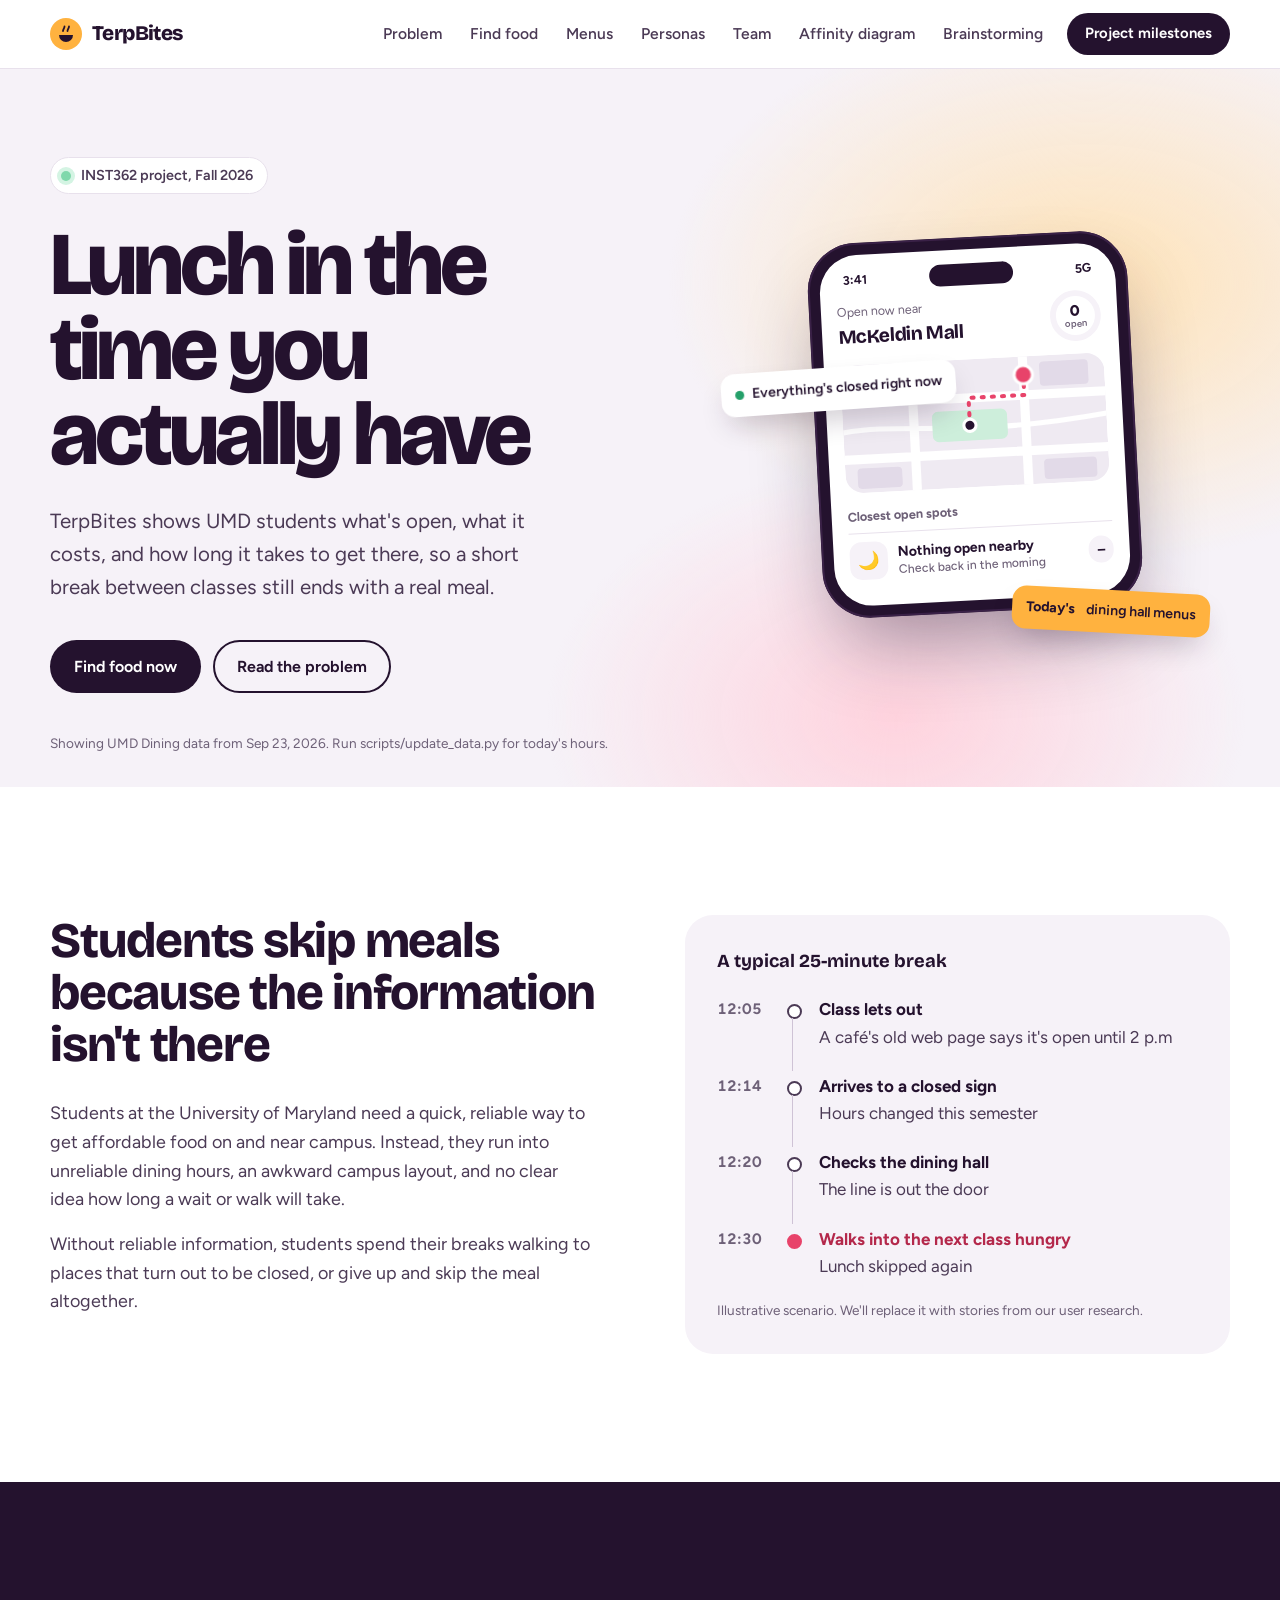
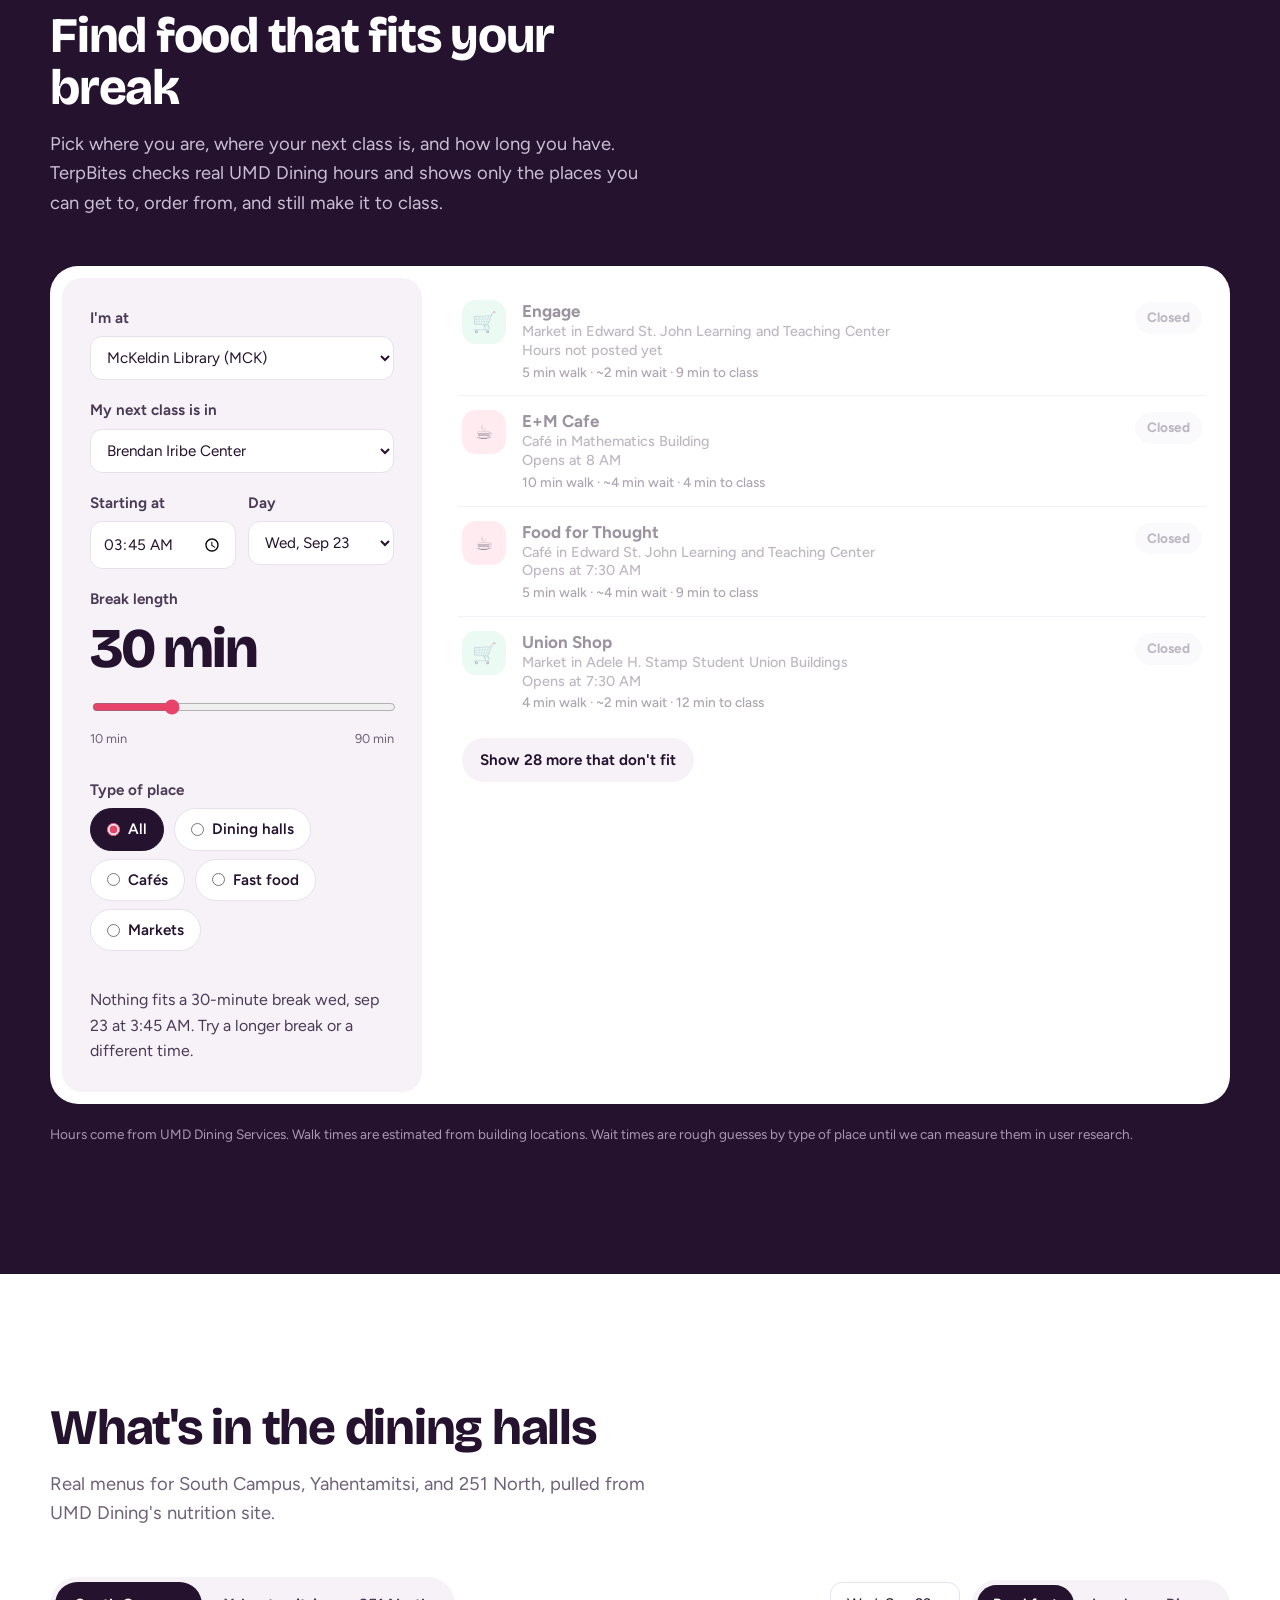
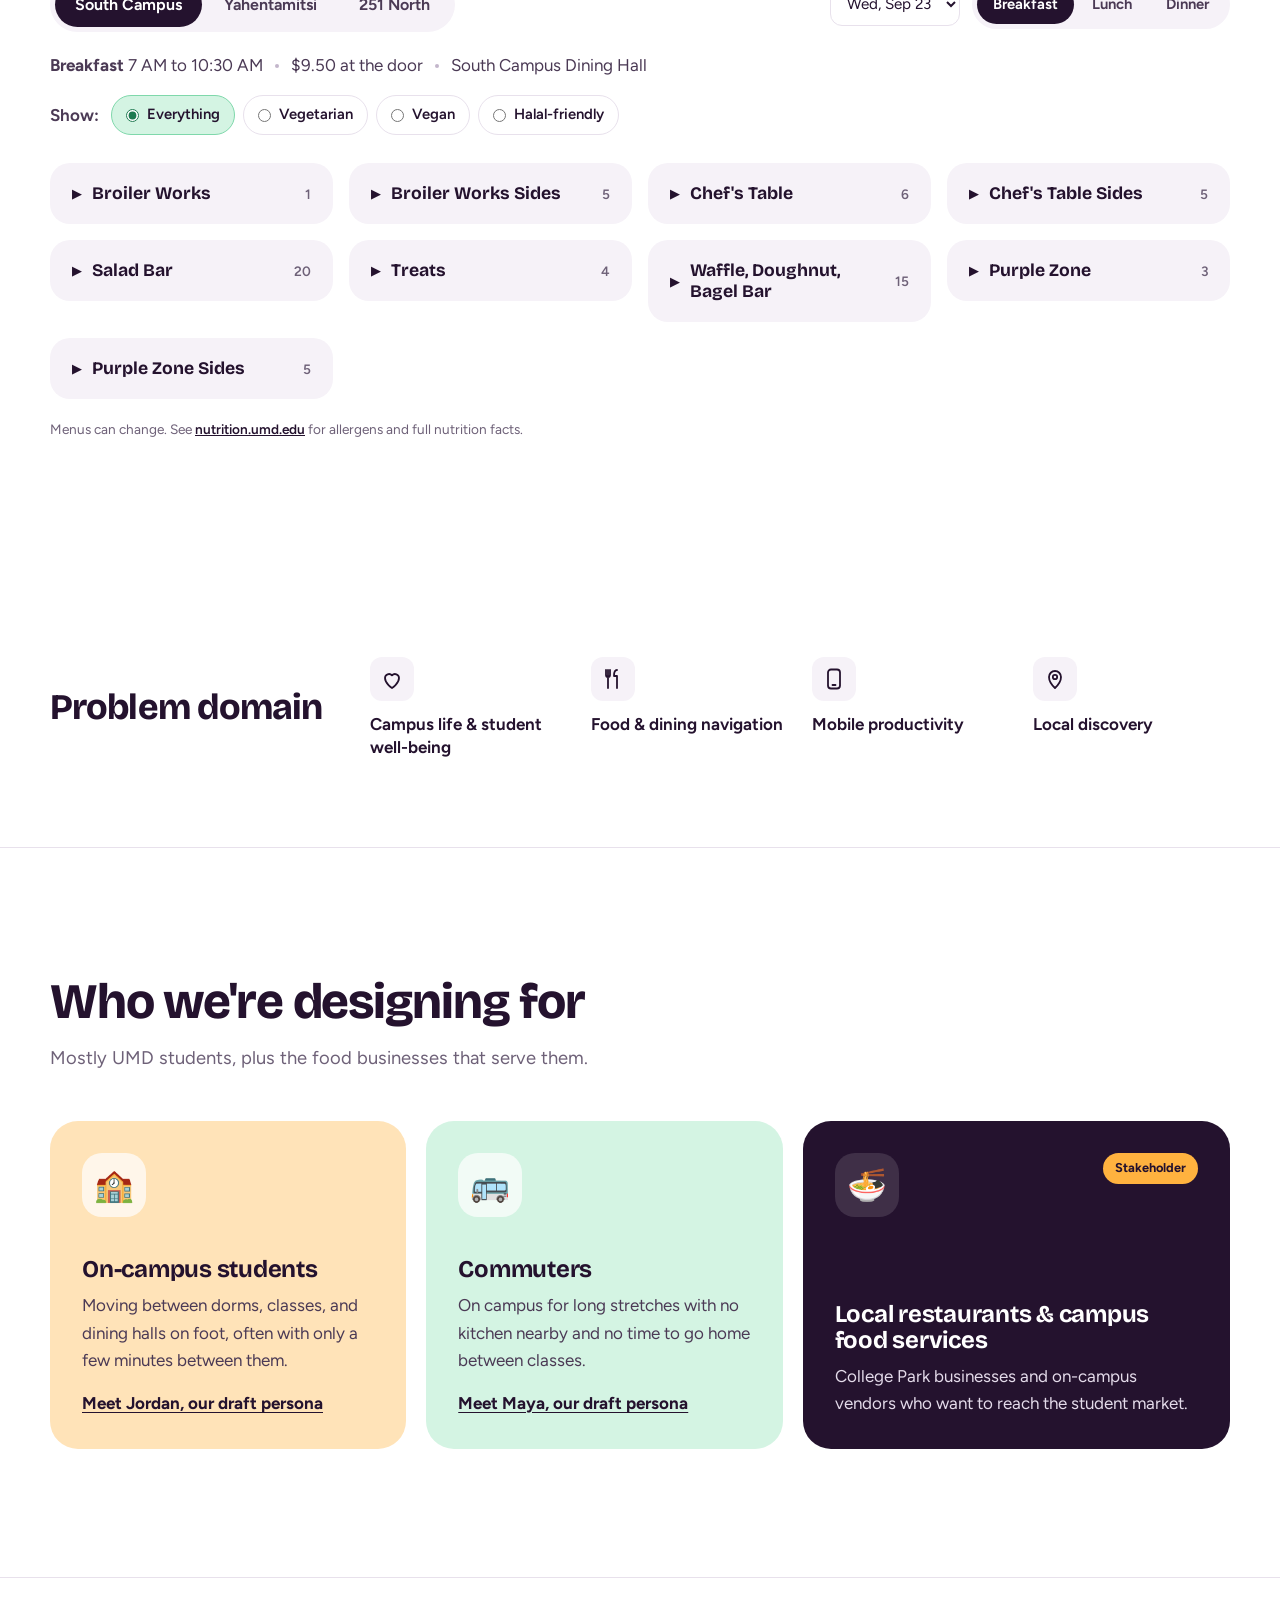
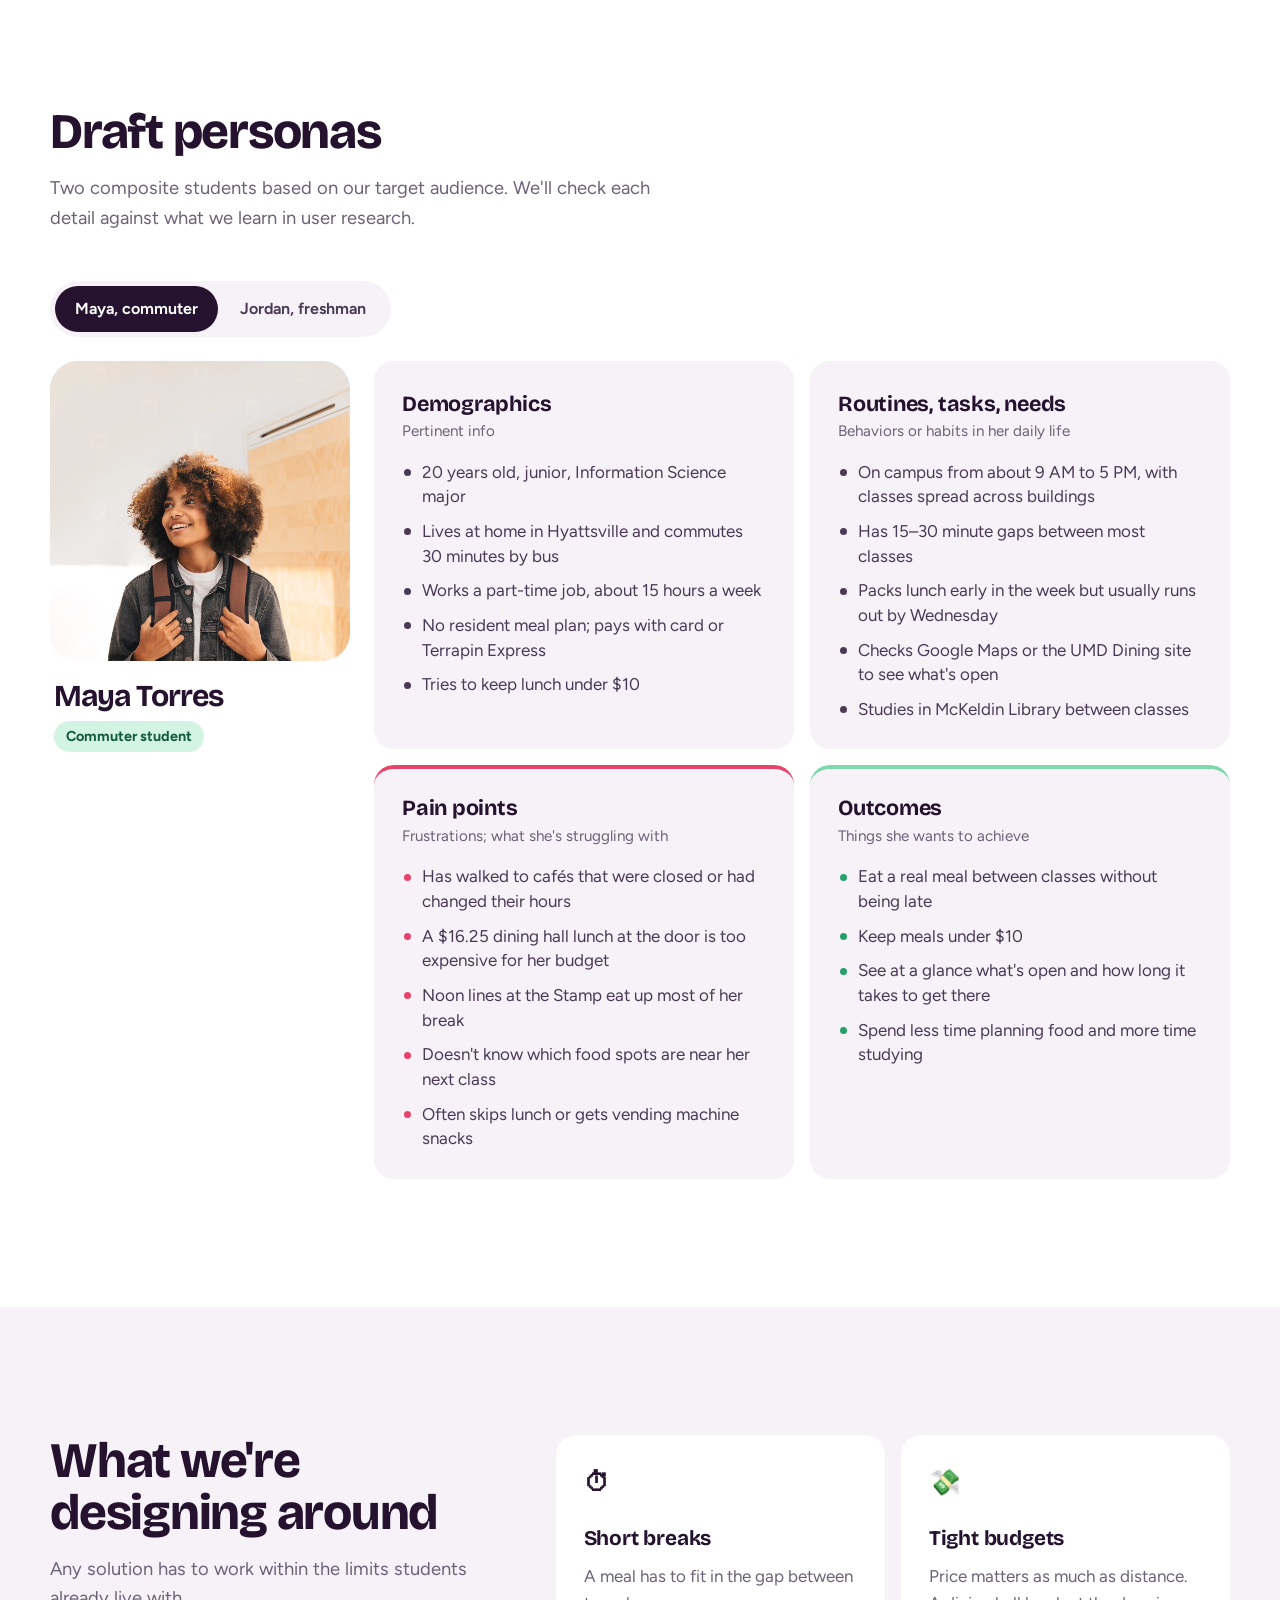
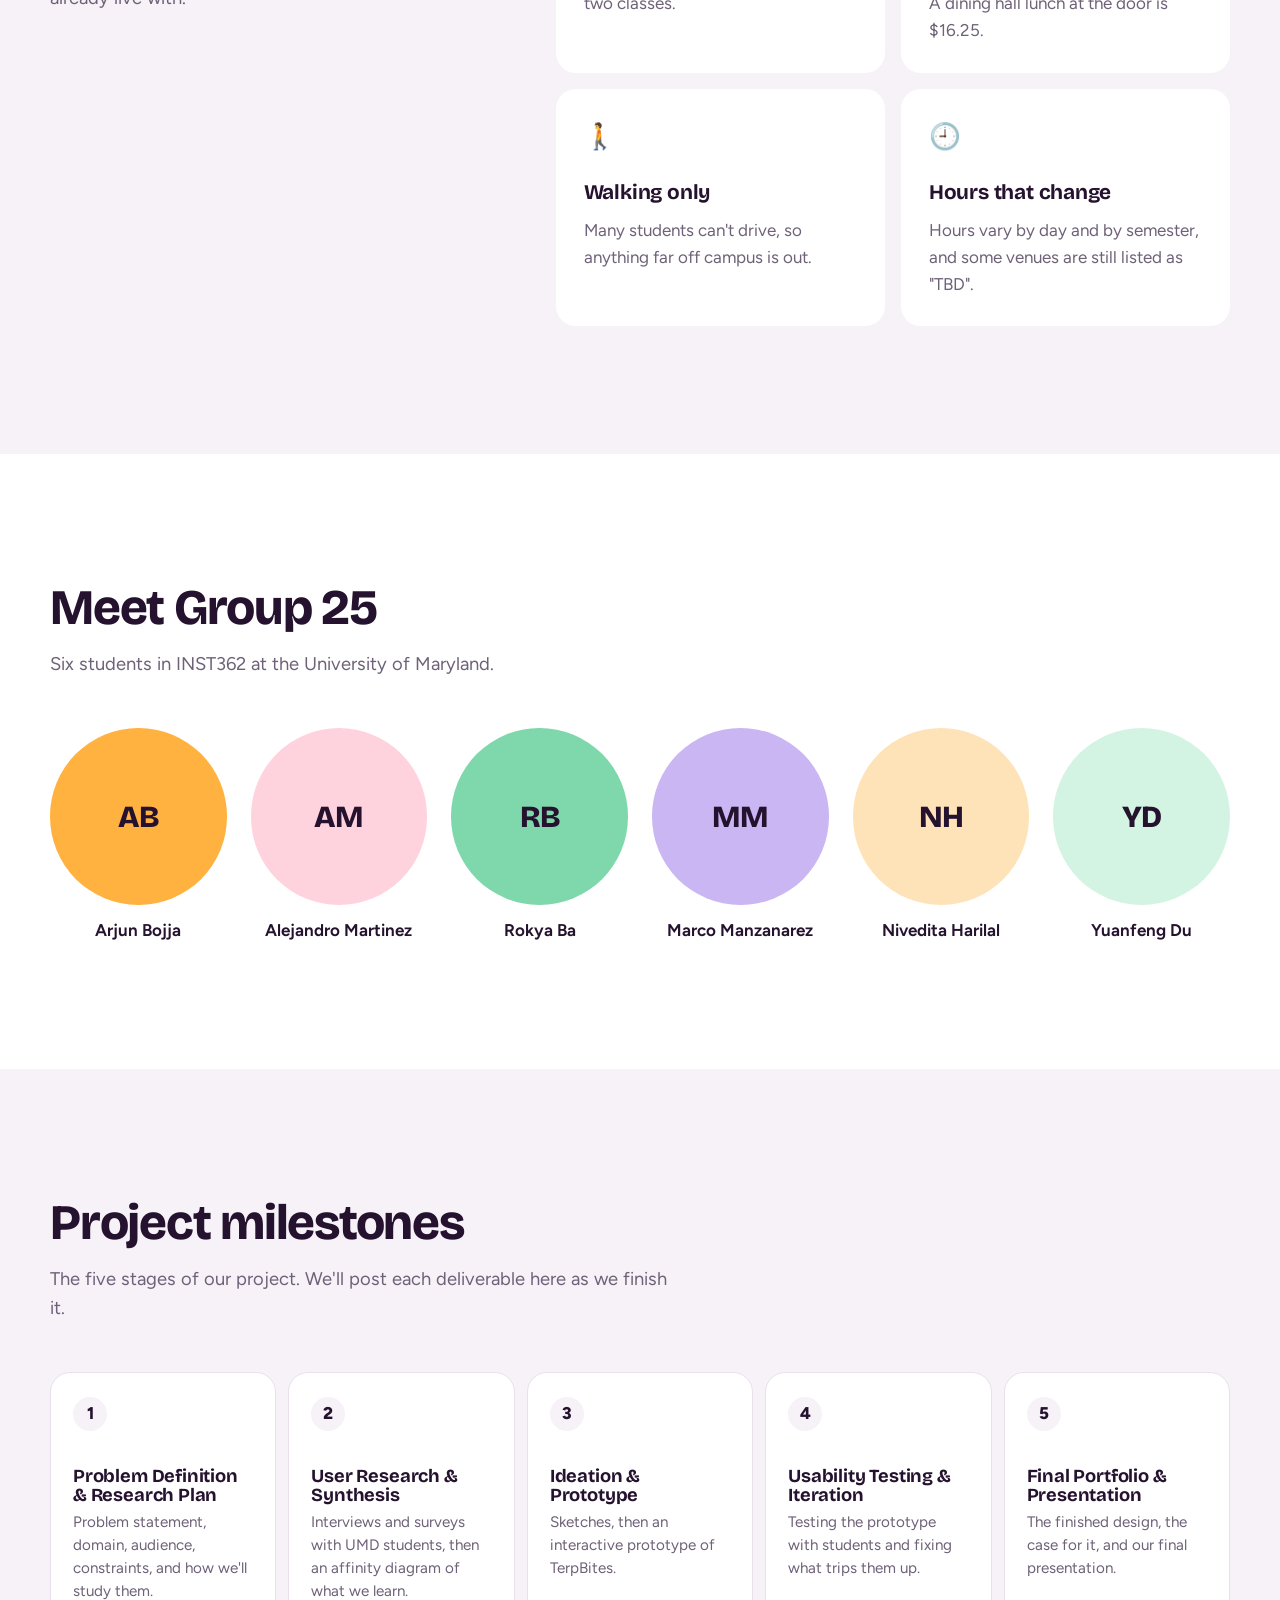
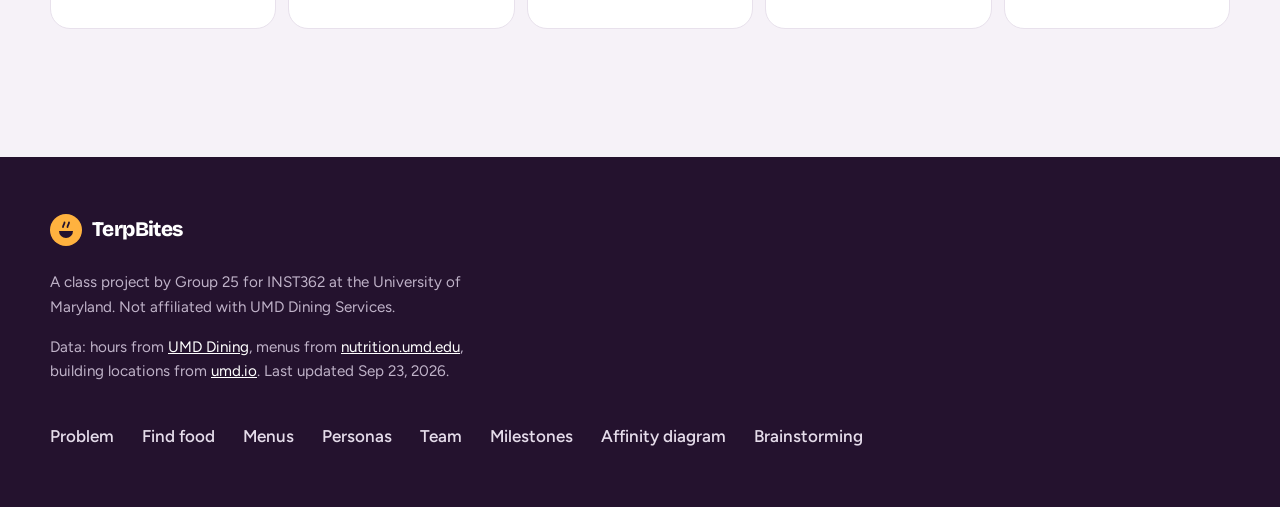
<file: index.html>
<!DOCTYPE html>
<html lang="en">
<head>
  <meta charset="UTF-8">
  <meta name="viewport" content="width=device-width, initial-scale=1">
  <title>TerpBites</title>
  <meta name="description" content="TerpBites helps University of Maryland students find affordable food that fits between classes, using real UMD Dining hours and menus. INST362 Group 25.">
  <link rel="preconnect" href="https://fonts.googleapis.com">
  <link rel="preconnect" href="https://fonts.gstatic.com" crossorigin>
  <link href="https://fonts.googleapis.com/css2?family=Bricolage+Grotesque:opsz,wght@12..96,500..800&family=Figtree:wght@400;500;600;700&display=swap" rel="stylesheet">
  <link rel="stylesheet" href="styles.css">
</head>
<body>
  <a class="skip" href="#main">Skip to content</a>

  <header class="nav">
    <div class="wrap nav-inner">
      <a class="brand" href="#top" aria-label="TerpBites home">
        <svg class="brand-mark" viewBox="0 0 32 32" aria-hidden="true">
          <circle cx="16" cy="16" r="16" fill="var(--mango)"/>
          <path d="M9 17a7 7 0 0 0 14 0H9Z" fill="var(--ink)"/>
          <path d="M13 13c0-2 1.5-2.5 1.5-4.5M17.5 13c0-2 1.5-2.5 1.5-4.5" stroke="var(--ink)" stroke-width="1.8" fill="none" stroke-linecap="round"/>
        </svg>
        TerpBites
      </a>
      <nav aria-label="Main">
        <ul>
          <li><a href="#problem">Problem</a></li>
          <li><a href="#finder">Find food</a></li>
          <li><a href="#menus">Menus</a></li>
          <li><a href="#persona">Personas</a></li>
          <li><a href="#team">Team</a></li>
          <li><a href="affinity.html">Affinity diagram</a></li>
          <li><a href="brainstorming.html">Brainstorming</a></li>
        </ul>
      </nav>
      <a class="btn btn-small" href="#progress">Project milestones</a>
    </div>
  </header>

  <main id="main">
    <!-- Hero -->
    <section class="hero" id="top">
      <div class="wrap hero-grid">
        <div class="hero-copy">
          <p class="pill"><span class="pulse" aria-hidden="true"></span>INST362 project, Fall 2026</p>
          <h1>Lunch in the time you actually have</h1>
          <p class="lede">TerpBites shows UMD students what's open, what it costs, and how long it takes to get there, so a short break between classes still ends with a real meal.</p>
          <div class="hero-actions">
            <a class="btn" href="#finder">Find food now</a>
            <a class="btn btn-ghost" href="#problem">Read the problem</a>
          </div>
        </div>

        <div class="hero-visual" aria-label="TerpBites app preview showing places open now">
          <div class="phone">
            <div class="phone-screen">
              <div class="status"><span id="phone-clock">12:05</span><span class="notch" aria-hidden="true"></span><span>5G</span></div>

              <div class="app-head">
                <div>
                  <p class="app-kicker">Open now near</p>
                  <p class="app-title">McKeldin Mall</p>
                </div>
                <div class="ring" aria-label="Places open now">
                  <svg viewBox="0 0 44 44" aria-hidden="true">
                    <circle cx="22" cy="22" r="19" class="ring-track"/>
                    <circle cx="22" cy="22" r="19" class="ring-fill"/>
                  </svg>
                  <span id="phone-open-count">–<small>open</small></span>
                </div>
              </div>

              <div class="map" aria-hidden="true">
                <svg viewBox="0 0 260 130" preserveAspectRatio="xMidYMid slice">
                  <rect width="260" height="130" fill="var(--map)"/>
                  <path d="M0 40 H260 M0 95 H260 M70 0 V130 M180 0 V130" stroke="var(--map-road)" stroke-width="9"/>
                  <path d="M0 68 C60 60 120 80 260 62" stroke="var(--map-road)" stroke-width="5" fill="none"/>
                  <rect x="88" y="52" width="74" height="30" rx="6" fill="var(--map-green)"/>
                  <rect x="196" y="8" width="48" height="24" rx="4" fill="var(--map-block)"/>
                  <rect x="12" y="104" width="44" height="20" rx="4" fill="var(--map-block)"/>
                  <rect x="196" y="104" width="52" height="20" rx="4" fill="var(--map-block)"/>
                  <path class="route" d="M125 67 V40 H180 V20" fill="none" stroke="var(--berry)" stroke-width="4" stroke-linecap="round" stroke-linejoin="round" stroke-dasharray="2 8"/>
                  <circle cx="125" cy="67" r="6" fill="var(--ink)" stroke="#fff" stroke-width="3"/>
                  <g class="pin">
                    <circle cx="180" cy="20" r="9" fill="var(--berry)" stroke="#fff" stroke-width="3"/>
                  </g>
                </svg>
              </div>

              <p class="app-section">Closest open spots</p>
              <ul class="spots" id="phone-spots">
                <li><span class="spot-icon" style="--c: var(--mango-soft)">🍽️</span><span class="spot-name">Loading…<small>&nbsp;</small></span><span class="spot-time">–</span></li>
              </ul>
            </div>
          </div>

          <div class="float float-a" aria-hidden="true">
            <span class="float-dot"></span> <span id="float-open">Live UMD hours</span>
          </div>
          <div class="float float-b" aria-hidden="true">
            <strong id="float-items">Today's</strong>&nbsp;dining hall menus
          </div>
        </div>
      </div>
      <p class="wrap hero-note" id="data-note">Hours and menus from UMD Dining Services.</p>
    </section>

    <!-- Problem -->
    <section class="section problem" id="problem">
      <div class="wrap problem-grid">
        <div class="problem-copy">
          <h2>Students skip meals because the information isn't there</h2>
          <p>Students at the University of Maryland need a quick, reliable way to get affordable food on and near campus. Instead, they run into unreliable dining hours, an awkward campus layout, and no clear idea how long a wait or walk will take.</p>
          <p>Without reliable information, students spend their breaks walking to places that turn out to be closed, or give up and skip the meal altogether.</p>
        </div>

        <div class="scramble" aria-label="An illustrative example of a break between classes">
          <p class="scramble-title">A typical 25-minute break</p>
          <ol>
            <li>
              <time>12:05</time>
              <div><strong>Class lets out</strong> A café's old web page says it's open until 2 p.m</div>
            </li>
            <li>
              <time>12:14</time>
              <div><strong>Arrives to a closed sign</strong> Hours changed this semester</div>
            </li>
            <li>
              <time>12:20</time>
              <div><strong>Checks the dining hall</strong> The line is out the door</div>
            </li>
            <li class="bad">
              <time>12:30</time>
              <div><strong>Walks into the next class hungry</strong> Lunch skipped again</div>
            </li>
          </ol>
          <p class="scramble-note">Illustrative scenario. We'll replace it with stories from our user research.</p>
        </div>
      </div>
    </section>

    <!-- Finder -->
    <section class="section how" id="finder">
      <div class="wrap">
        <div class="section-head">
          <h2>Find food that fits your break</h2>
          <p>Pick where you are, where your next class is, and how long you have. TerpBites checks real UMD Dining hours and shows only the places you can get to, order from, and still make it to class.</p>
        </div>

        <div class="demo">
          <form class="demo-controls" id="finder-form" onsubmit="return false">
            <div class="field">
              <label for="from">I'm at</label>
              <select id="from"></select>
            </div>
            <div class="field">
              <label for="to">My next class is in</label>
              <select id="to"></select>
            </div>
            <div class="field-row">
              <div class="field">
                <label for="start">Starting at</label>
                <input type="time" id="start">
              </div>
              <div class="field">
                <label for="day">Day</label>
                <select id="day"></select>
              </div>
            </div>

            <div class="field">
              <label for="break">Break length</label>
              <output id="break-out" for="break">30 min</output>
              <input type="range" id="break" min="10" max="90" step="5" value="30">
              <div class="range-scale" aria-hidden="true"><span>10 min</span><span>90 min</span></div>
            </div>

            <fieldset class="toggle">
              <legend>Type of place</legend>
              <label><input type="radio" name="kind" value="all" checked> All</label>
              <label><input type="radio" name="kind" value="Dining hall"> Dining halls</label>
              <label><input type="radio" name="kind" value="Café"> Cafés</label>
              <label><input type="radio" name="kind" value="quick"> Fast food</label>
              <label><input type="radio" name="kind" value="Market"> Markets</label>
            </fieldset>

            <p class="demo-summary" id="demo-summary" aria-live="polite"></p>
          </form>

          <div class="demo-results">
            <ul class="demo-list" id="demo-list"></ul>
            <button type="button" class="show-more" id="show-closed" hidden></button>
          </div>
        </div>
        <p class="demo-note">Hours come from UMD Dining Services. Walk times are estimated from building locations. Wait times are rough guesses by type of place until we can measure them in user research.</p>
      </div>
    </section>

    <!-- Menus -->
    <section class="section menus" id="menus">
      <div class="wrap">
        <div class="section-head">
          <h2>What's in the dining halls</h2>
          <p>Real menus for South Campus, Yahentamitsi, and 251 North, pulled from UMD Dining's nutrition site.</p>
        </div>

        <div class="menu-bar">
          <div class="seg" role="tablist" aria-label="Dining hall" id="hall-tabs"></div>
          <div class="menu-filters">
            <select id="menu-day" aria-label="Day"></select>
            <div class="seg seg-small" role="tablist" aria-label="Meal" id="meal-tabs"></div>
          </div>
        </div>

        <div class="menu-meta" id="menu-meta"></div>

        <div class="diet-filter" role="group" aria-label="Dietary filter">
          <span>Show:</span>
          <label><input type="radio" name="diet" value="all" checked> Everything</label>
          <label><input type="radio" name="diet" value="vegetarian"> Vegetarian</label>
          <label><input type="radio" name="diet" value="vegan"> Vegan</label>
          <label><input type="radio" name="diet" value="halal"> Halal-friendly</label>
        </div>

        <div class="stations" id="stations"></div>
        <p class="demo-note menu-source">Menus can change. See <a href="https://nutrition.umd.edu/" target="_blank" rel="noopener">nutrition.umd.edu</a> for allergens and full nutrition facts.</p>
      </div>
    </section>

    <!-- Domain -->
    <section class="section domain">
      <div class="wrap domain-inner">
        <h2>Problem domain</h2>
        <ul class="domain-list">
          <li>
            <svg viewBox="0 0 24 24" aria-hidden="true"><path d="M12 21s-7-4.4-7-10a4 4 0 0 1 7-2.6A4 4 0 0 1 19 11c0 5.6-7 10-7 10Z"/></svg>
            Campus life &amp; student well-being
          </li>
          <li>
            <svg viewBox="0 0 24 24" aria-hidden="true"><path d="M7 3v8M5 3v5a2 2 0 0 0 4 0V3M7 11v10M16 3c-2 0-3 2.5-3 6h3v12"/></svg>
            Food &amp; dining navigation
          </li>
          <li>
            <svg viewBox="0 0 24 24" aria-hidden="true"><rect x="6" y="2.5" width="12" height="19" rx="3"/><path d="M10.5 18h3"/></svg>
            Mobile productivity
          </li>
          <li>
            <svg viewBox="0 0 24 24" aria-hidden="true"><path d="M12 21s6-5.6 6-11a6 6 0 0 0-12 0c0 5.4 6 11 6 11Z"/><circle cx="12" cy="10" r="2.2"/></svg>
            Local discovery
          </li>
        </ul>
      </div>
    </section>

    <!-- Audience -->
    <section class="section audience" id="audience">
      <div class="wrap">
        <div class="section-head">
          <h2>Who we're designing for</h2>
          <p>Mostly UMD students, plus the food businesses that serve them.</p>
        </div>

        <div class="audience-grid">
          <article class="aud aud-oncampus">
            <div class="aud-art" aria-hidden="true">🏫</div>
            <h3>On-campus students</h3>
            <p>Moving between dorms, classes, and dining halls on foot, often with only a few minutes between them.</p>
            <a class="aud-link" href="#persona" data-persona="jordan">Meet Jordan, our draft persona</a>
          </article>
          <article class="aud aud-commuter">
            <div class="aud-art" aria-hidden="true">🚌</div>
            <h3>Commuters</h3>
            <p>On campus for long stretches with no kitchen nearby and no time to go home between classes.</p>
            <a class="aud-link" href="#persona" data-persona="maya">Meet Maya, our draft persona</a>
          </article>
          <article class="aud aud-business">
            <div class="aud-art" aria-hidden="true">🍜</div>
            <h3>Local restaurants &amp; campus food services</h3>
            <p>College Park businesses and on-campus vendors who want to reach the student market.</p>
            <span class="tag">Stakeholder</span>
          </article>
        </div>
      </div>
    </section>

    <!-- Persona -->
    <section class="section persona" id="persona">
      <div class="wrap">
        <div class="section-head">
          <h2>Draft personas</h2>
          <p>Two composite students based on our target audience. We'll check each detail against what we learn in user research.</p>
        </div>

        <div class="seg persona-tabs" role="tablist" aria-label="Personas">
          <button type="button" role="tab" id="tab-maya" aria-controls="persona-maya" aria-selected="true">Maya, commuter</button>
          <button type="button" role="tab" id="tab-jordan" aria-controls="persona-jordan" aria-selected="false" tabindex="-1">Jordan, freshman</button>
        </div>

        <div class="persona-grid" id="persona-maya" role="tabpanel" aria-labelledby="tab-maya">
          <aside class="persona-profile">
            <img src="images/persona-maya.webp" alt="Smiling student with curly hair wearing a denim jacket and backpack" width="1184" height="1088" loading="lazy">
            <div class="persona-id">
              <h3>Maya Torres</h3>
              <p>Commuter student</p>
            </div>
          </aside>

          <div class="persona-boxes">
            <article class="persona-box">
              <h3>Demographics</h3>
              <p class="persona-sub">Pertinent info</p>
              <ul>
                <li>20 years old, junior, Information Science major</li>
                <li>Lives at home in Hyattsville and commutes 30 minutes by bus</li>
                <li>Works a part-time job, about 15 hours a week</li>
                <li>No resident meal plan; pays with card or Terrapin Express</li>
                <li>Tries to keep lunch under $10</li>
              </ul>
            </article>
            <article class="persona-box">
              <h3>Routines, tasks, needs</h3>
              <p class="persona-sub">Behaviors or habits in her daily life</p>
              <ul>
                <li>On campus from about 9 AM to 5 PM, with classes spread across buildings</li>
                <li>Has 15–30 minute gaps between most classes</li>
                <li>Packs lunch early in the week but usually runs out by Wednesday</li>
                <li>Checks Google Maps or the UMD Dining site to see what's open</li>
                <li>Studies in McKeldin Library between classes</li>
              </ul>
            </article>
            <article class="persona-box persona-pain">
              <h3>Pain points</h3>
              <p class="persona-sub">Frustrations; what she's struggling with</p>
              <ul>
                <li>Has walked to cafés that were closed or had changed their hours</li>
                <li>A $16.25 dining hall lunch at the door is too expensive for her budget</li>
                <li>Noon lines at the Stamp eat up most of her break</li>
                <li>Doesn't know which food spots are near her next class</li>
                <li>Often skips lunch or gets vending machine snacks</li>
              </ul>
            </article>
            <article class="persona-box persona-goal">
              <h3>Outcomes</h3>
              <p class="persona-sub">Things she wants to achieve</p>
              <ul>
                <li>Eat a real meal between classes without being late</li>
                <li>Keep meals under $10</li>
                <li>See at a glance what's open and how long it takes to get there</li>
                <li>Spend less time planning food and more time studying</li>
              </ul>
            </article>
          </div>
        </div>

        <div class="persona-grid" id="persona-jordan" role="tabpanel" aria-labelledby="tab-jordan" hidden>
          <aside class="persona-profile">
            <img src="images/persona-jordan.webp" alt="Smiling student with glasses and a backpack holding a green notebook" width="872" height="700" loading="lazy">
            <div class="persona-id">
              <h3>Jordan Lee</h3>
              <p>On-campus freshman</p>
            </div>
          </aside>

          <div class="persona-boxes">
            <article class="persona-box">
              <h3>Demographics</h3>
              <p class="persona-sub">Pertinent info</p>
              <ul>
                <li>18 years old, freshman, Biology major</li>
                <li>Lives in Ellicott Hall on North Campus</li>
                <li>Has an Anytime Dining meal plan plus some Dining Dollars</li>
                <li>First semester at UMD and still learning the campus</li>
                <li>Doesn't have a car</li>
              </ul>
            </article>
            <article class="persona-box">
              <h3>Routines, tasks, needs</h3>
              <p class="persona-sub">Behaviors or habits in his daily life</p>
              <ul>
                <li>Has early labs and back-to-back morning classes on South Campus</li>
                <li>Usually eats at Yahentamitsi because it's close to his dorm</li>
                <li>Studies late and gets hungry after the dining halls close</li>
                <li>Uses Dining Dollars at cafés and the North Campus Market</li>
                <li>Plans meals around his friends' schedules</li>
              </ul>
            </article>
            <article class="persona-box persona-pain">
              <h3>Pain points</h3>
              <p class="persona-sub">Frustrations; what he's struggling with</p>
              <ul>
                <li>Doesn't know which dining hall is closest to his classes</li>
                <li>Misses breakfast, which ends at 10:30 AM, on days with early labs</li>
                <li>Burns through Dining Dollars on snacks even though he has a meal plan</li>
                <li>Eats the same food over and over because he never checks the menus</li>
                <li>Doesn't know what's open late besides the markets</li>
              </ul>
            </article>
            <article class="persona-box persona-goal">
              <h3>Outcomes</h3>
              <p class="persona-sub">Things he wants to achieve</p>
              <ul>
                <li>Get the most out of his meal plan instead of spending extra</li>
                <li>Know where to eat near his next class</li>
                <li>Check menus ahead of time so he has more variety</li>
                <li>Find late-night food near his dorm</li>
              </ul>
            </article>
          </div>
        </div>
      </div>
    </section>

    <!-- Constraints -->
    <section class="section constraints" id="constraints">
      <div class="wrap constraints-grid">
        <div class="section-head">
          <h2>What we're designing around</h2>
          <p>Any solution has to work within the limits students already live with.</p>
        </div>
        <dl class="limits">
          <div>
            <dt><span class="limit-icon" aria-hidden="true">⏱</span>Short breaks</dt>
            <dd>A meal has to fit in the gap between two classes.</dd>
          </div>
          <div>
            <dt><span class="limit-icon" aria-hidden="true">💸</span>Tight budgets</dt>
            <dd>Price matters as much as distance. A dining hall lunch at the door is <span data-door="Lunch">$16.25</span>.</dd>
          </div>
          <div>
            <dt><span class="limit-icon" aria-hidden="true">🚶</span>Walking only</dt>
            <dd>Many students can't drive, so anything far off campus is out.</dd>
          </div>
          <div>
            <dt><span class="limit-icon" aria-hidden="true">🕘</span>Hours that change</dt>
            <dd>Hours vary by day and by semester, and some venues are still listed as "TBD".</dd>
          </div>
        </dl>
      </div>
    </section>

    <!-- Team -->
    <section class="section team" id="team">
      <div class="wrap">
        <div class="section-head">
          <h2>Meet Group 25</h2>
          <p>Six students in INST362 at the University of Maryland.</p>
        </div>
        <ul class="team-grid">
          <li><span class="avatar" style="--a: var(--mango)">AB</span><span class="member">Arjun Bojja</span></li>
          <li><span class="avatar" style="--a: var(--berry-soft)">AM</span><span class="member">Alejandro Martinez</span></li>
          <li><span class="avatar" style="--a: var(--mint)">RB</span><span class="member">Rokya Ba</span></li>
          <li><span class="avatar" style="--a: var(--lilac)">MM</span><span class="member">Marco Manzanarez</span></li>
          <li><span class="avatar" style="--a: var(--mango-soft)">NH</span><span class="member">Nivedita Harilal</span></li>
          <li><span class="avatar" style="--a: var(--mint-soft)">YD</span><span class="member">Yuanfeng Du</span></li>
        </ul>
      </div>
    </section>

    <!-- Milestones -->
    <section class="section progress" id="progress">
      <div class="wrap">
        <div class="section-head">
          <h2>Project milestones</h2>
          <p>The five stages of our project. We'll post each deliverable here as we finish it.</p>
        </div>
        <ol class="steps">
          <li>
            <h3>Problem Definition &amp; Research Plan</h3>
            <p>Problem statement, domain, audience, constraints, and how we'll study them.</p>
          </li>
          <li>
            <h3>User Research &amp; Synthesis</h3>
            <p>Interviews and surveys with UMD students, then an affinity diagram of what we learn.</p>
          </li>
          <li>
            <h3>Ideation &amp; Prototype</h3>
            <p>Sketches, then an interactive prototype of TerpBites.</p>
          </li>
          <li>
            <h3>Usability Testing &amp; Iteration</h3>
            <p>Testing the prototype with students and fixing what trips them up.</p>
          </li>
          <li>
            <h3>Final Portfolio &amp; Presentation</h3>
            <p>The finished design, the case for it, and our final presentation.</p>
          </li>
        </ol>
      </div>
    </section>
  </main>

  <footer class="footer">
    <div class="wrap footer-inner">
      <div>
        <a class="brand" href="#top">
          <svg class="brand-mark" viewBox="0 0 32 32" aria-hidden="true">
            <circle cx="16" cy="16" r="16" fill="var(--mango)"/>
            <path d="M9 17a7 7 0 0 0 14 0H9Z" fill="var(--ink)"/>
            <path d="M13 13c0-2 1.5-2.5 1.5-4.5M17.5 13c0-2 1.5-2.5 1.5-4.5" stroke="var(--ink)" stroke-width="1.8" fill="none" stroke-linecap="round"/>
          </svg>
          TerpBites
        </a>
        <p>A class project by Group 25 for INST362 at the University of Maryland. Not affiliated with UMD Dining Services.</p>
        <p class="footer-sources">Data: hours from <a href="https://dining.umd.edu/hours-locations" target="_blank" rel="noopener">UMD Dining</a>, menus from <a href="https://nutrition.umd.edu/" target="_blank" rel="noopener">nutrition.umd.edu</a>, building locations from <a href="https://umd.io" target="_blank" rel="noopener">umd.io</a>. <span id="footer-updated"></span></p>
      </div>
      <nav aria-label="Footer">
        <ul>
          <li><a href="#problem">Problem</a></li>
          <li><a href="#finder">Find food</a></li>
          <li><a href="#menus">Menus</a></li>
          <li><a href="#persona">Personas</a></li>
          <li><a href="#team">Team</a></li>
          <li><a href="#progress">Milestones</a></li>
          <li><a href="affinity.html">Affinity diagram</a></li>
          <li><a href="brainstorming.html">Brainstorming</a></li>
        </ul>
      </nav>
    </div>
  </footer>

  <script src="data/dining.js"></script>
  <script src="script.js"></script>
</body>
</html>
</file>
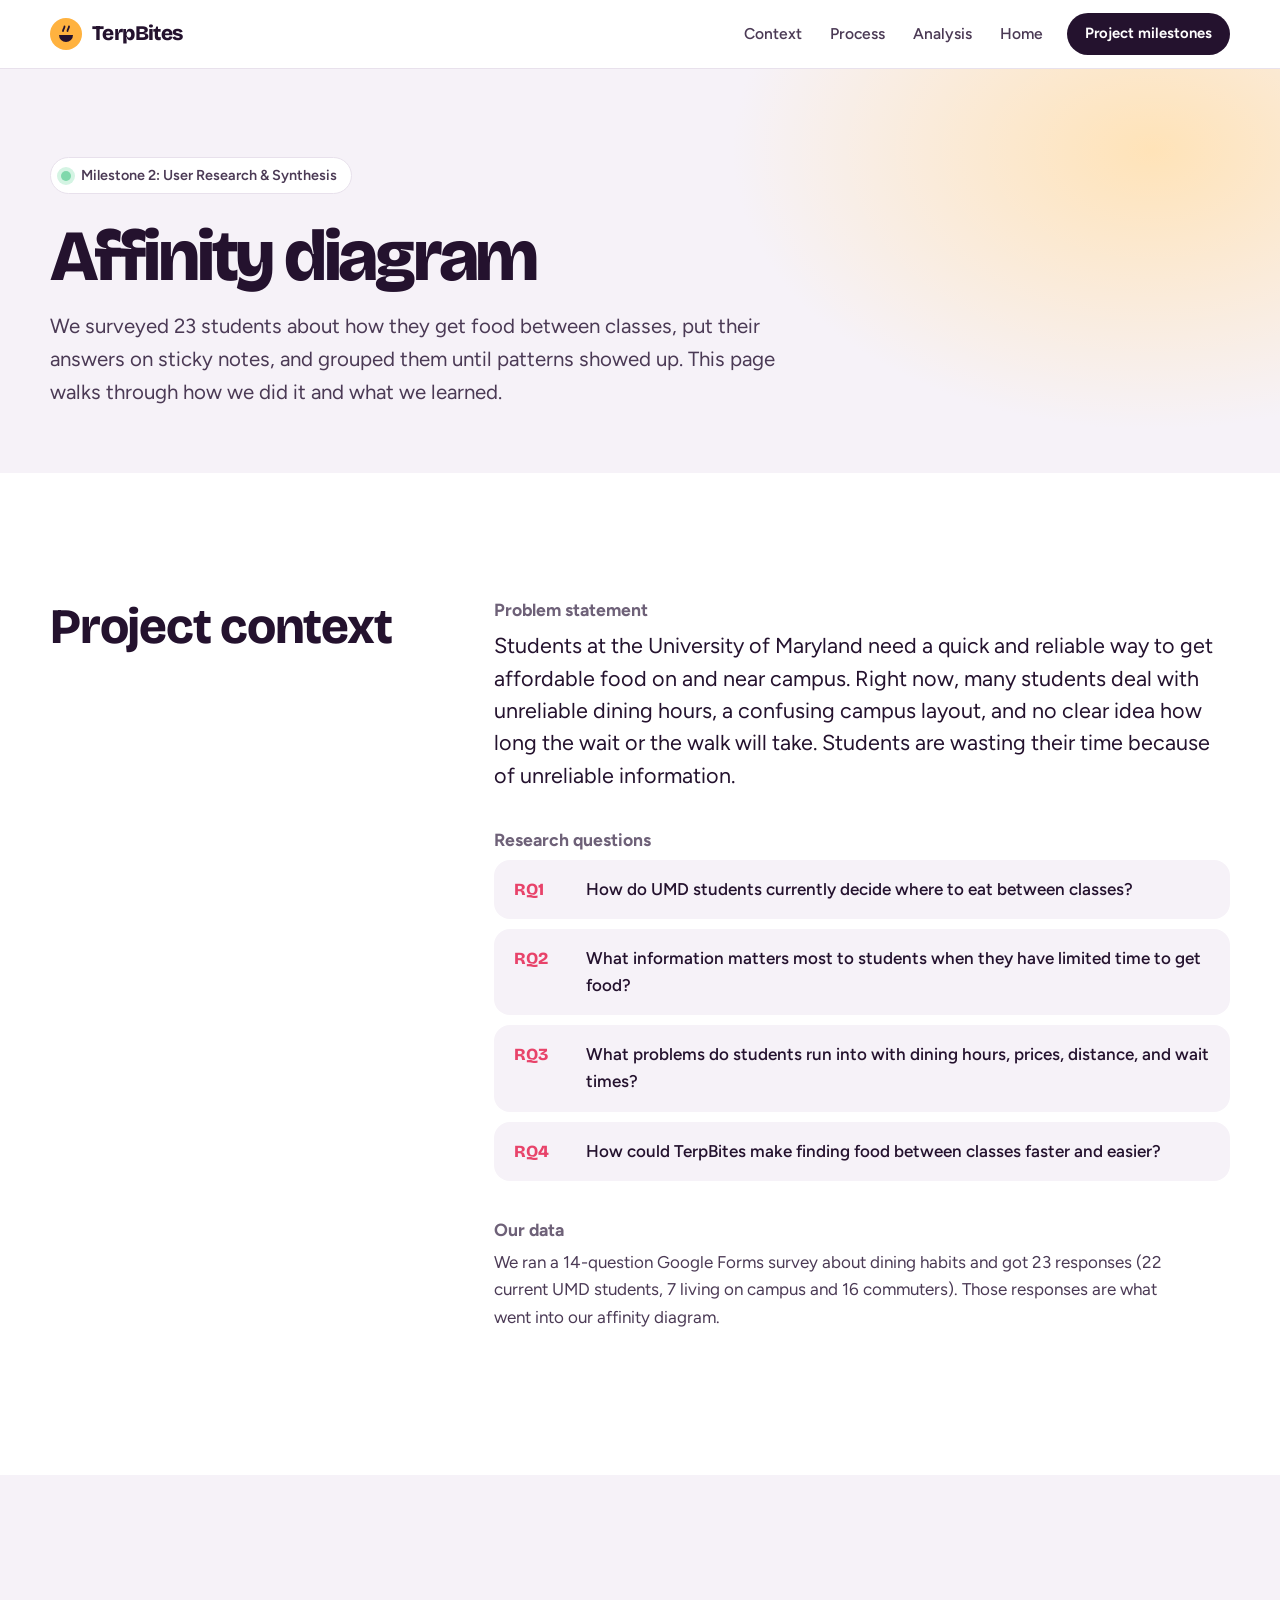
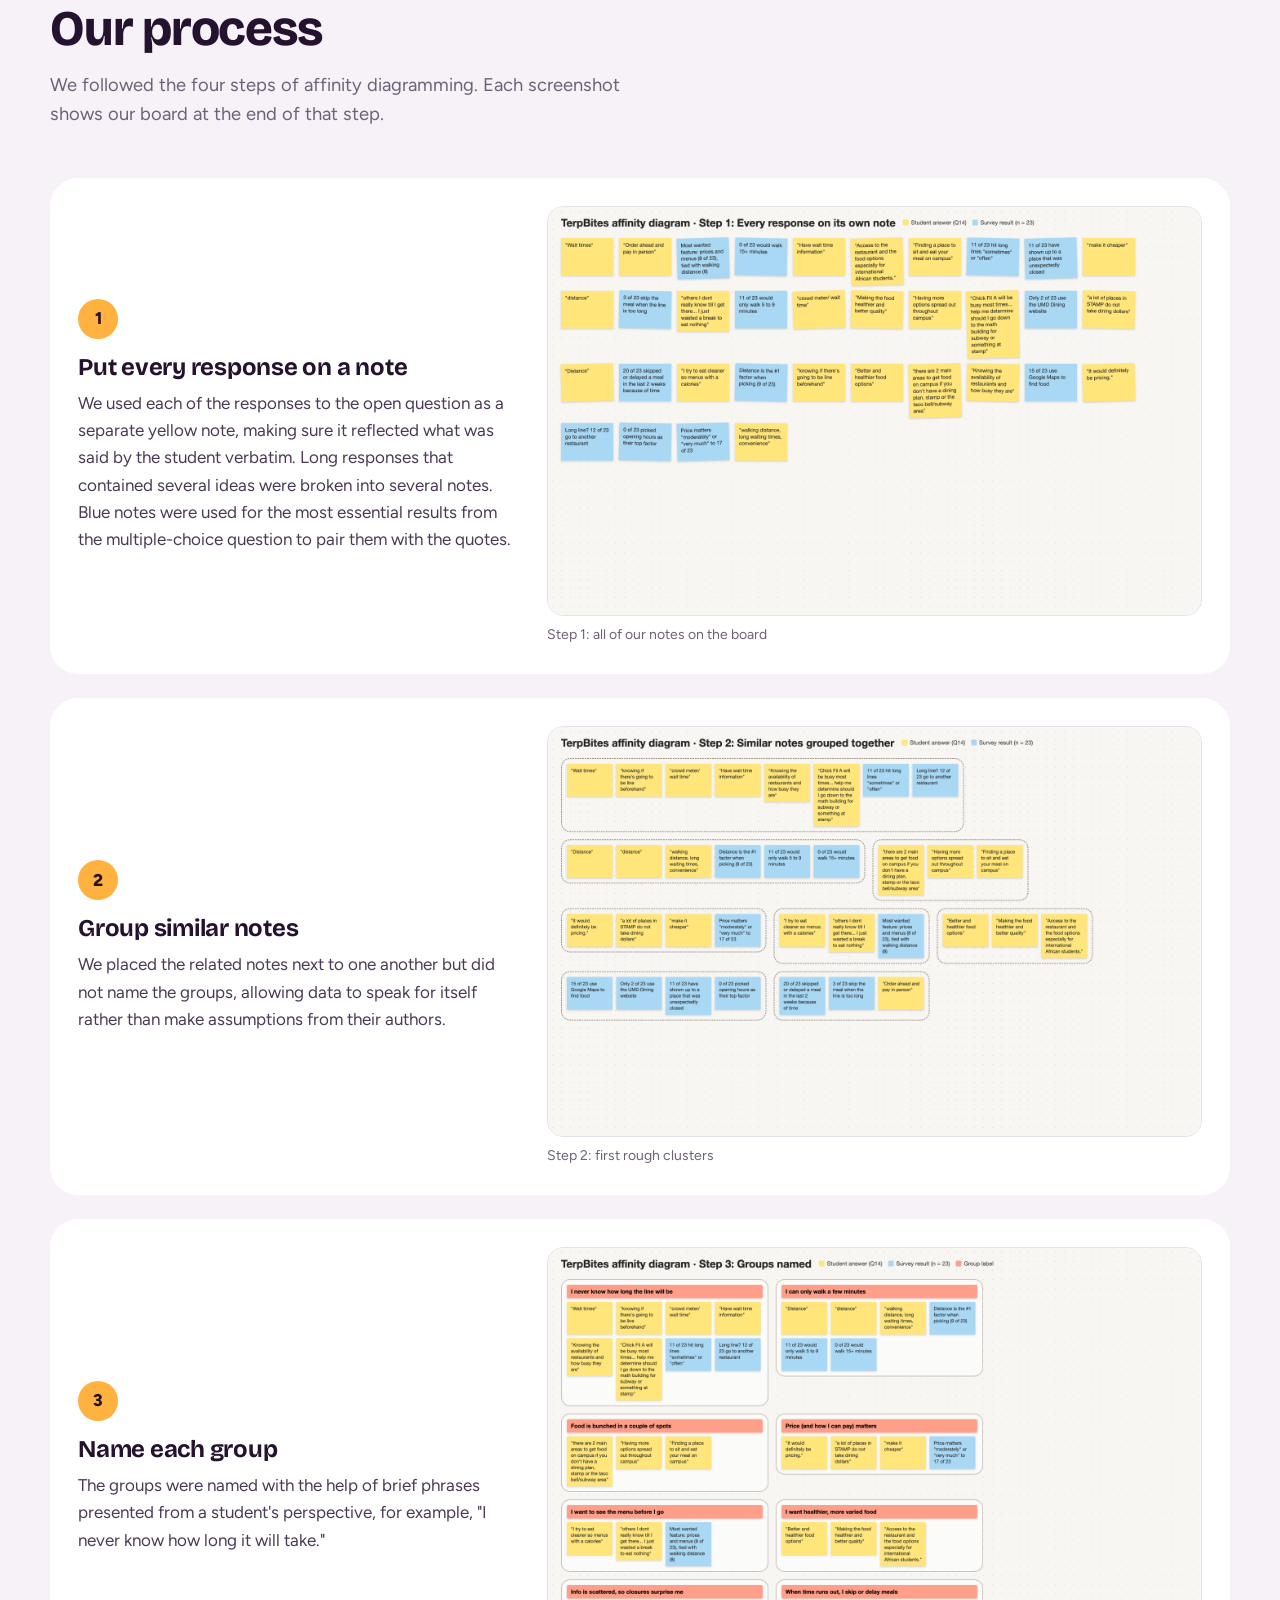
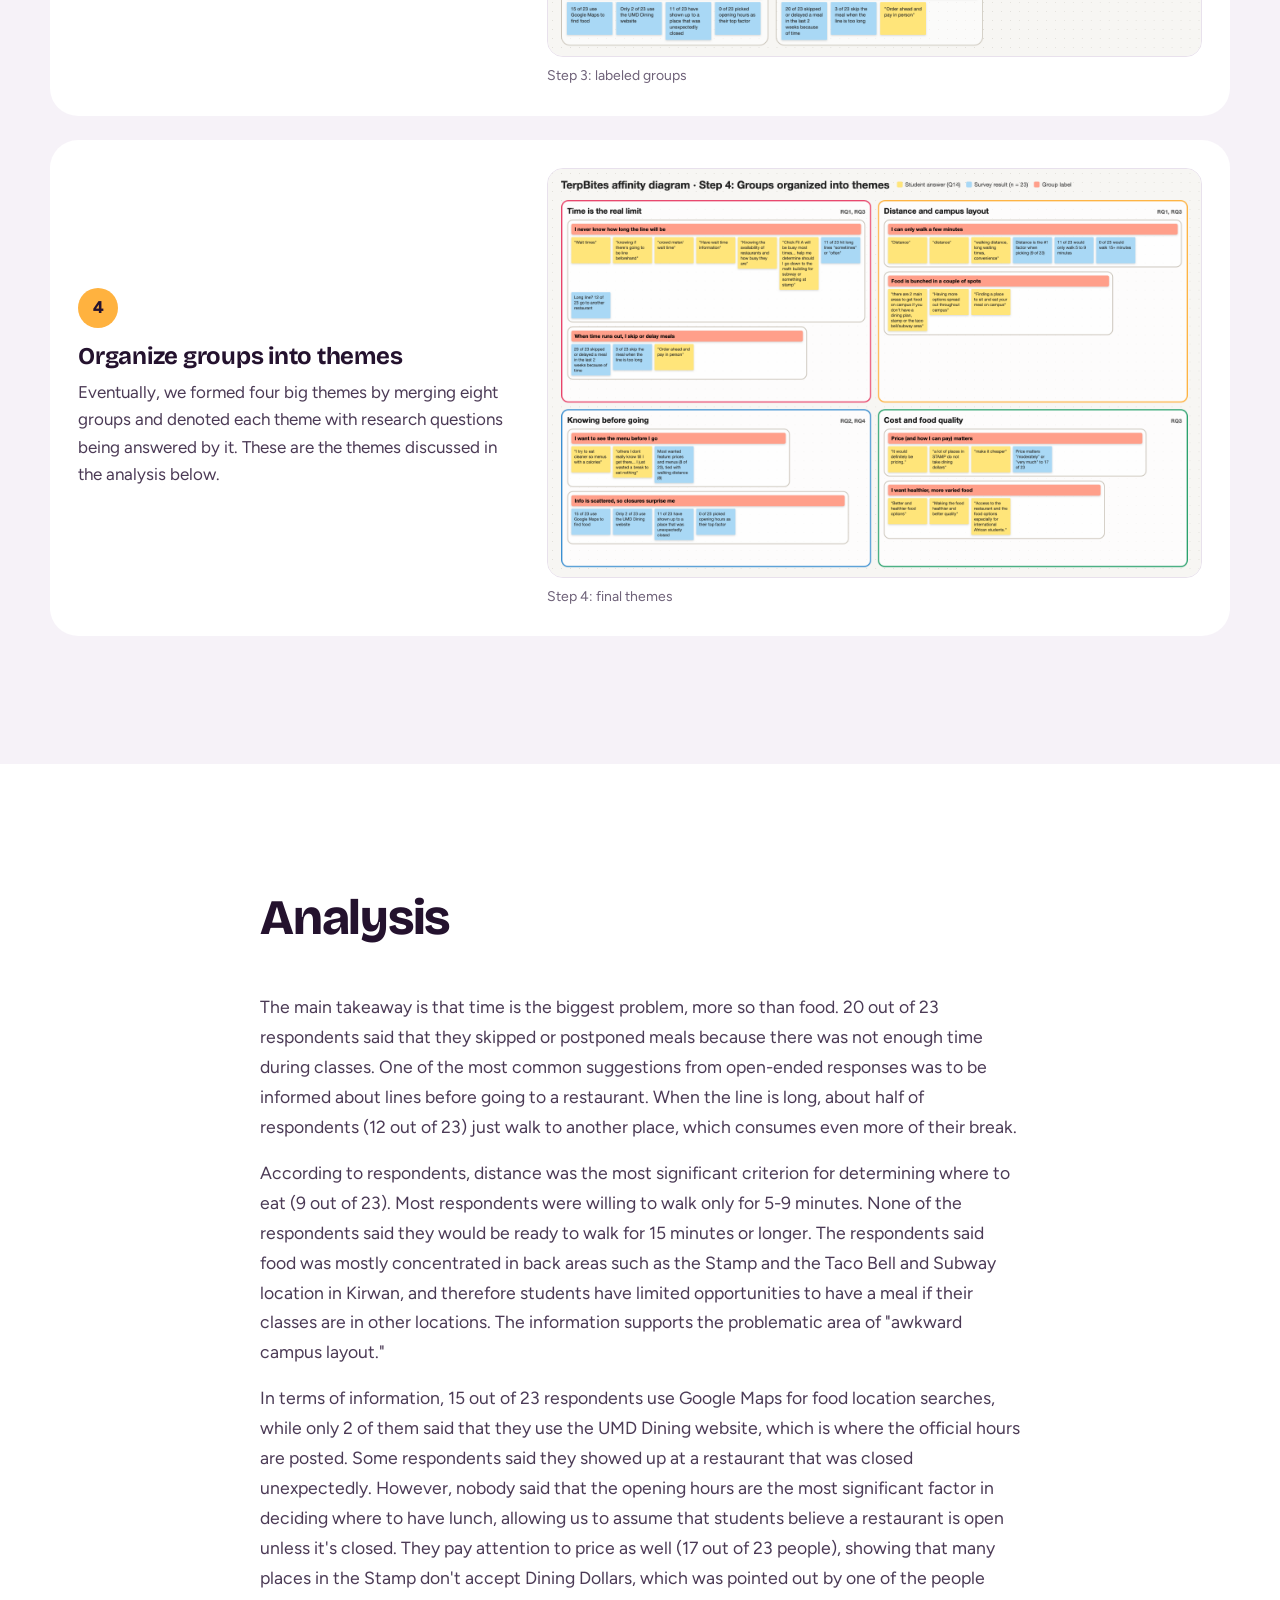
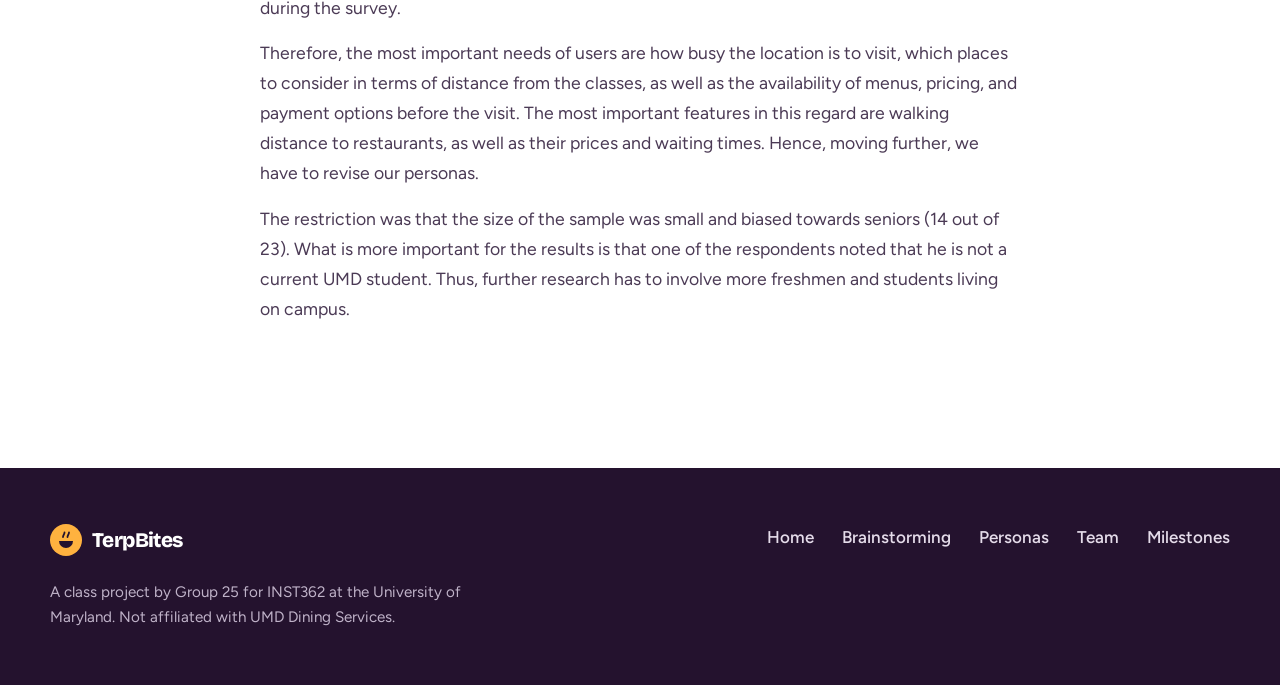
<file: affinity.html>
<!DOCTYPE html>
<html lang="en">
<head>
  <meta charset="UTF-8">
  <meta name="viewport" content="width=device-width, initial-scale=1">
  <title>Affinity Diagram · TerpBites</title>
  <meta name="description" content="How Group 25 used an affinity diagram to make sense of our TerpBites interviews and observations.">
  <link rel="preconnect" href="https://fonts.googleapis.com">
  <link rel="preconnect" href="https://fonts.gstatic.com" crossorigin>
  <link href="https://fonts.googleapis.com/css2?family=Bricolage+Grotesque:opsz,wght@12..96,500..800&family=Figtree:wght@400;500;600;700&display=swap" rel="stylesheet">
  <link rel="stylesheet" href="styles.css">
</head>
<body>
  <a class="skip" href="#main">Skip to content</a>

  <header class="nav">
    <div class="wrap nav-inner">
      <a class="brand" href="index.html" aria-label="TerpBites home">
        <svg class="brand-mark" viewBox="0 0 32 32" aria-hidden="true">
          <circle cx="16" cy="16" r="16" fill="var(--mango)"/>
          <path d="M9 17a7 7 0 0 0 14 0H9Z" fill="var(--ink)"/>
          <path d="M13 13c0-2 1.5-2.5 1.5-4.5M17.5 13c0-2 1.5-2.5 1.5-4.5" stroke="var(--ink)" stroke-width="1.8" fill="none" stroke-linecap="round"/>
        </svg>
        TerpBites
      </a>
      <nav aria-label="Main">
        <ul>
          <li><a href="#context">Context</a></li>
          <li><a href="#process">Process</a></li>
          <li><a href="#analysis">Analysis</a></li>
          <li><a href="index.html">Home</a></li>
        </ul>
      </nav>
      <a class="btn btn-small" href="index.html#progress">Project milestones</a>
    </div>
  </header>

  <main id="main">
    <section class="page-hero">
      <div class="wrap">
        <p class="pill"><span class="pulse" aria-hidden="true"></span>Milestone 2: User Research &amp; Synthesis</p>
        <h1>Affinity diagram</h1>
        <p class="lede">We surveyed 23 students about how they get food between classes, put their answers on sticky notes, and grouped them until patterns showed up. This page walks through how we did it and what we learned.</p>
      </div>
    </section>

    <!-- Context -->
    <section class="section" id="context">
      <div class="wrap context-grid">
        <div>
          <h2>Project context</h2>
        </div>
        <div>
          <h3 class="label-h">Problem statement</h3>
          <p class="statement">Students at the University of Maryland need a quick and reliable way to get affordable food on and near campus. Right now, many students deal with unreliable dining hours, a confusing campus layout, and no clear idea how long the wait or the walk will take. Students are wasting their time because of unreliable information.</p>

          <h3 class="label-h">Research questions</h3>
          <ol class="rq-list">
            <li><span>RQ1</span>How do UMD students currently decide where to eat between classes?</li>
            <li><span>RQ2</span>What information matters most to students when they have limited time to get food?</li>
            <li><span>RQ3</span>What problems do students run into with dining hours, prices, distance, and wait times?</li>
            <li><span>RQ4</span>How could TerpBites make finding food between classes faster and easier?</li>
          </ol>

          <h3 class="label-h data-h">Our data</h3>
          <p class="data-note">We ran a 14-question Google Forms survey about dining habits and got 23 responses (22 current UMD students, 7 living on campus and 16 commuters). Those responses are what went into our affinity diagram.</p>
        </div>
      </div>
    </section>

    <!-- Process -->
    <section class="section process" id="process">
      <div class="wrap">
        <div class="section-head">
          <h2>Our process</h2>
          <p>We followed the four steps of affinity diagramming. Each screenshot shows our board at the end of that step.</p>
        </div>

        <ol class="steps-detail">
          <li>
            <div class="step-text">
              <span class="step-num">1</span>
              <h3>Put every response on a note</h3>
              <p>We used each of the responses to the open question as a separate yellow note, making sure it reflected what was said by the student verbatim. Long responses that contained several ideas were broken into several notes. Blue notes were used for the most essential results from the multiple-choice question to pair them with the quotes.</p>
            </div>
            <figure class="shot">
              <img src="images/affinity/step1.png" alt="Step 1: all sticky notes from our interviews and observations, before grouping" loading="lazy" onerror="this.parentElement.classList.add('missing')">
              <figcaption>Step 1: all of our notes on the board</figcaption>
            </figure>
          </li>
          <li>
            <div class="step-text">
              <span class="step-num">2</span>
              <h3>Group similar notes</h3>
              <p>We placed the related notes next to one another but did not name the groups, allowing data to speak for itself rather than make assumptions from their authors.</p>
            </div>
            <figure class="shot">
              <img src="images/affinity/step2.png" alt="Step 2: sticky notes moved into rough clusters" loading="lazy" onerror="this.parentElement.classList.add('missing')">
              <figcaption>Step 2: first rough clusters</figcaption>
            </figure>
          </li>
          <li>
            <div class="step-text">
              <span class="step-num">3</span>
              <h3>Name each group</h3>
              <p>The groups were named with the help of brief phrases presented from a student's perspective, for example, "I never know how long it will take."</p>
            </div>
            <figure class="shot">
              <img src="images/affinity/step3.png" alt="Step 3: clusters with labels" loading="lazy" onerror="this.parentElement.classList.add('missing')">
              <figcaption>Step 3: labeled groups</figcaption>
            </figure>
          </li>
          <li>
            <div class="step-text">
              <span class="step-num">4</span>
              <h3>Organize groups into themes</h3>
              <p>Eventually, we formed four big themes by merging eight groups and denoted each theme with research questions being answered by it. These are the themes discussed in the analysis below.</p>
            </div>
            <figure class="shot">
              <img src="images/affinity/step4.png" alt="Step 4: labeled groups organized under larger themes" loading="lazy" onerror="this.parentElement.classList.add('missing')">
              <figcaption>Step 4: final themes</figcaption>
            </figure>
          </li>
        </ol>
      </div>
    </section>

    <!-- Analysis -->
    <section class="section" id="analysis">
      <div class="wrap narrow-wrap">
        <div class="section-head">
          <h2>Analysis</h2>
        </div>
        <div class="analysis" id="analysis-body">
          <p>The main takeaway is that time is the biggest problem, more so than food. 20 out of 23 respondents said that they skipped or postponed meals because there was not enough time during classes. One of the most common suggestions from open-ended responses was to be informed about lines before going to a restaurant. When the line is long, about half of respondents (12 out of 23) just walk to another place, which consumes even more of their break.</p>
          <p>According to respondents, distance was the most significant criterion for determining where to eat (9 out of 23). Most respondents were willing to walk only for 5-9 minutes. None of the respondents said they would be ready to walk for 15 minutes or longer. The respondents said food was mostly concentrated in back areas such as the Stamp and the Taco Bell and Subway location in Kirwan, and therefore students have limited opportunities to have a meal if their classes are in other locations. The information supports the problematic area of "awkward campus layout."</p>
          <p>In terms of information, 15 out of 23 respondents use Google Maps for food location searches, while only 2 of them said that they use the UMD Dining website, which is where the official hours are posted. Some respondents said they showed up at a restaurant that was closed unexpectedly. However, nobody said that the opening hours are the most significant factor in deciding where to have lunch, allowing us to assume that students believe a restaurant is open unless it's closed. They pay attention to price as well (17 out of 23 people), showing that many places in the Stamp don't accept Dining Dollars, which was pointed out by one of the people during the survey. </p>
          <p>Therefore, the most important needs of users are how busy the location is to visit, which places to consider in terms of distance from the classes, as well as the availability of menus, pricing, and payment options before the visit. The most important features in this regard are walking distance to restaurants, as well as their prices and waiting times. Hence, moving further, we have to revise our personas. </p>
          <p>The restriction was that the size of the sample was small and biased towards seniors (14 out of 23). What is more important for the results is that one of the respondents noted that he is not a current UMD student. Thus, further research has to involve more freshmen and students living on campus.</p>
        </div>
      </div>
    </section>
  </main>

  <footer class="footer">
    <div class="wrap footer-inner">
      <div>
        <a class="brand" href="index.html">
          <svg class="brand-mark" viewBox="0 0 32 32" aria-hidden="true">
            <circle cx="16" cy="16" r="16" fill="var(--mango)"/>
            <path d="M9 17a7 7 0 0 0 14 0H9Z" fill="var(--ink)"/>
            <path d="M13 13c0-2 1.5-2.5 1.5-4.5M17.5 13c0-2 1.5-2.5 1.5-4.5" stroke="var(--ink)" stroke-width="1.8" fill="none" stroke-linecap="round"/>
          </svg>
          TerpBites
        </a>
        <p>A class project by Group 25 for INST362 at the University of Maryland. Not affiliated with UMD Dining Services.</p>
      </div>
      <nav aria-label="Footer">
        <ul>
          <li><a href="index.html">Home</a></li>
          <li><a href="brainstorming.html">Brainstorming</a></li>
          <li><a href="index.html#persona">Personas</a></li>
          <li><a href="index.html#team">Team</a></li>
          <li><a href="index.html#progress">Milestones</a></li>
        </ul>
      </nav>
    </div>
  </footer>
</body>
</html>
</file>
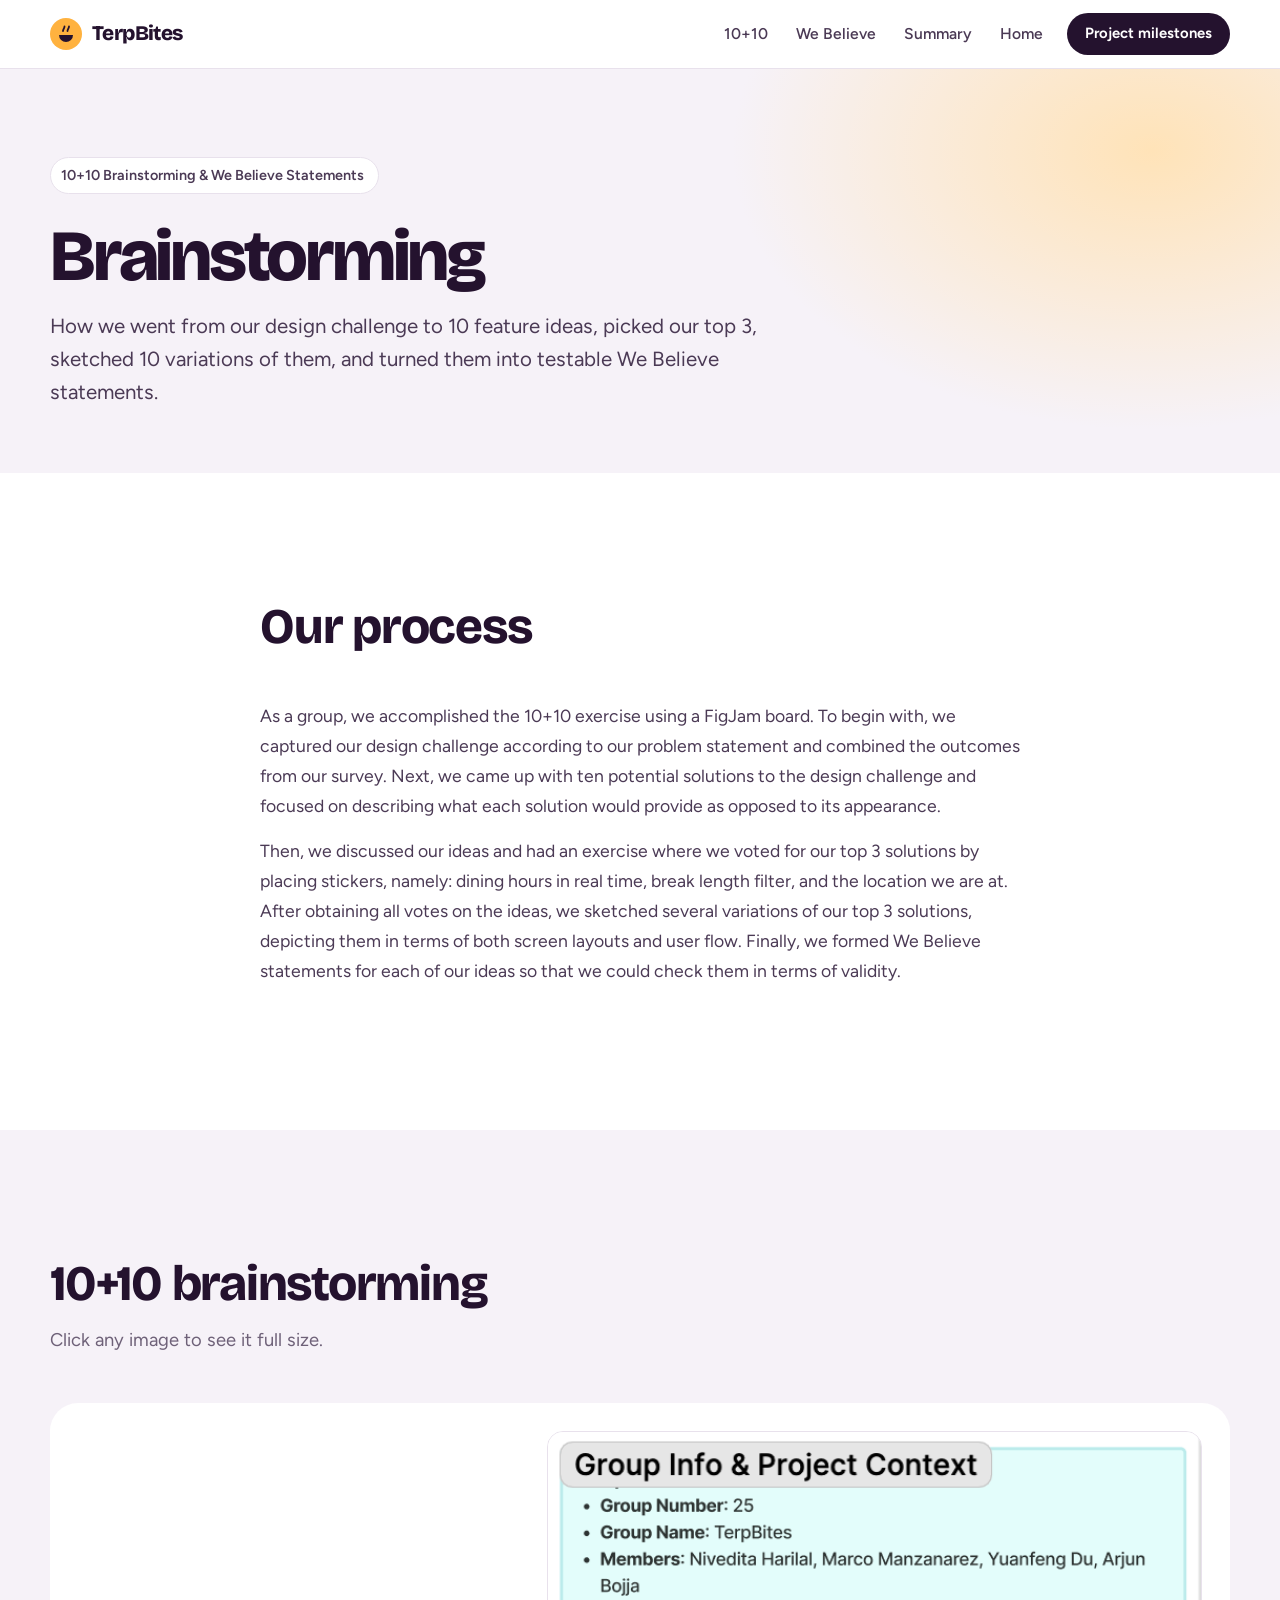
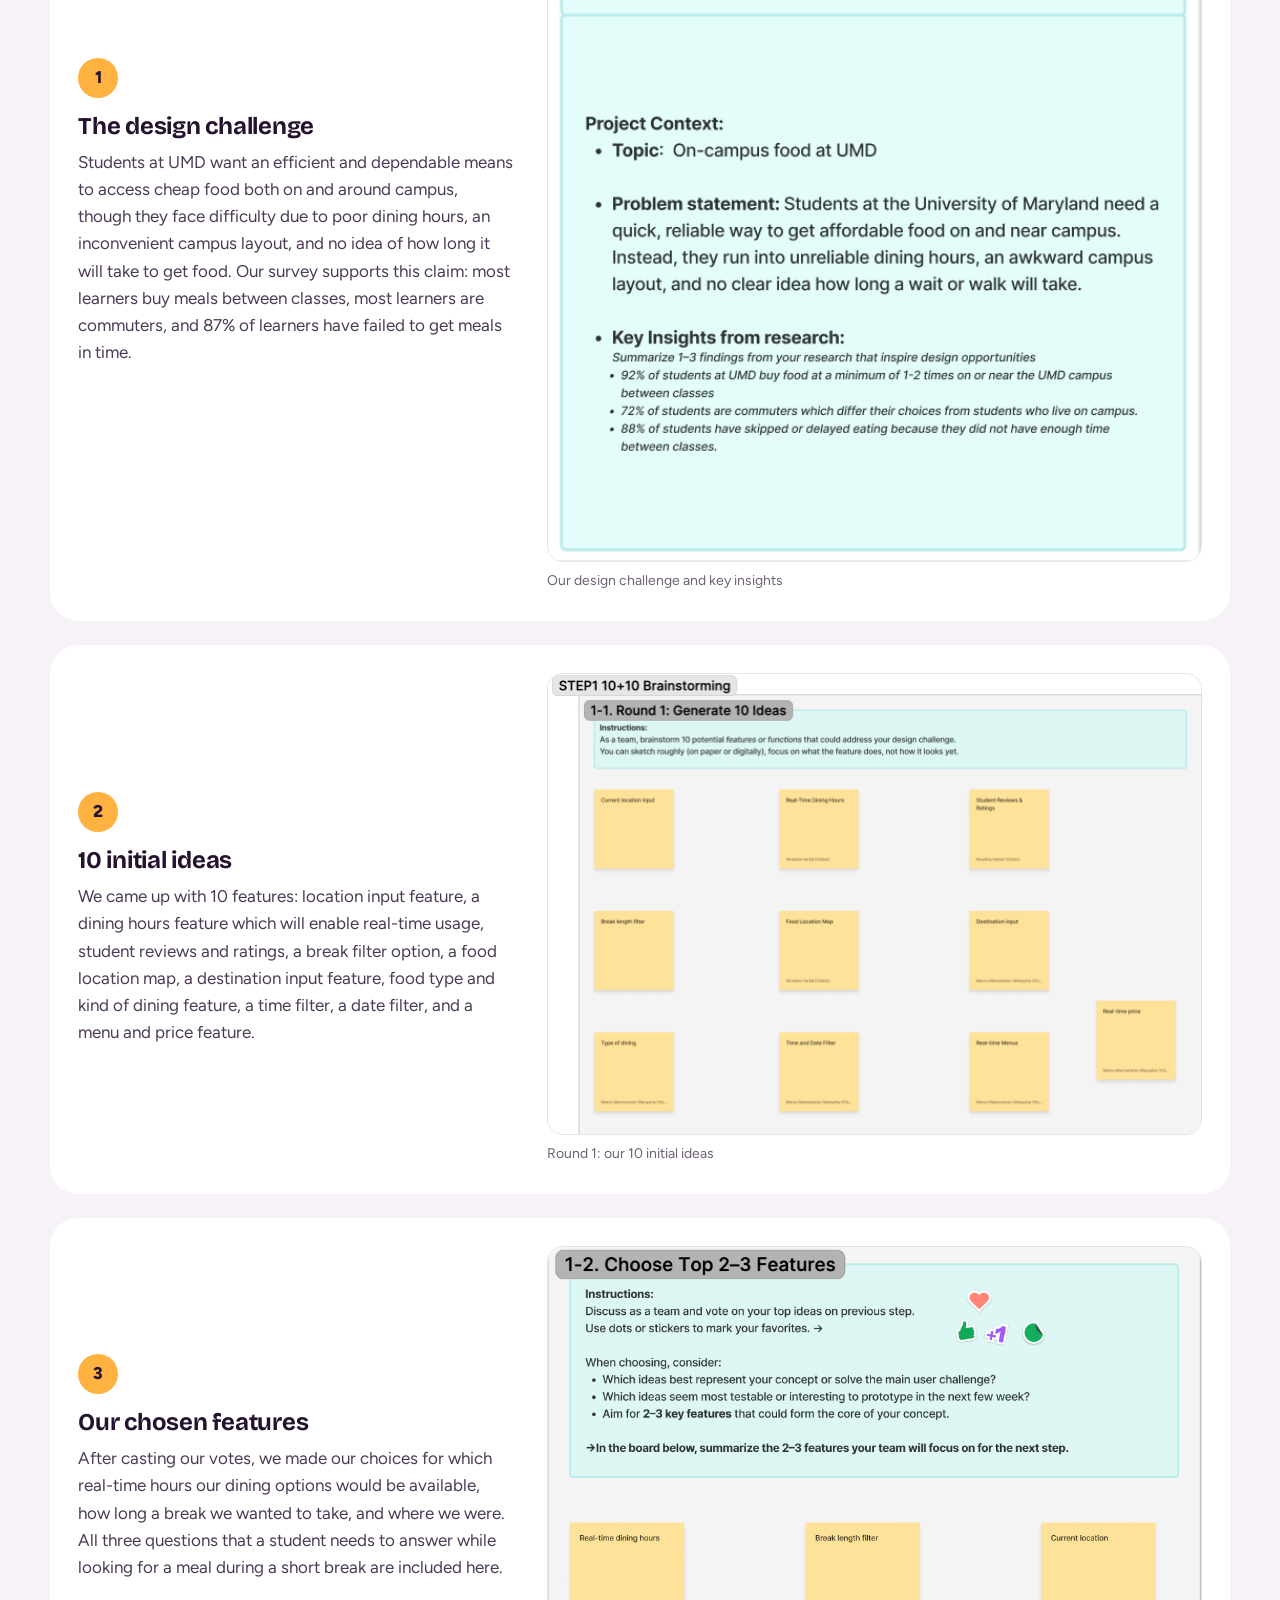
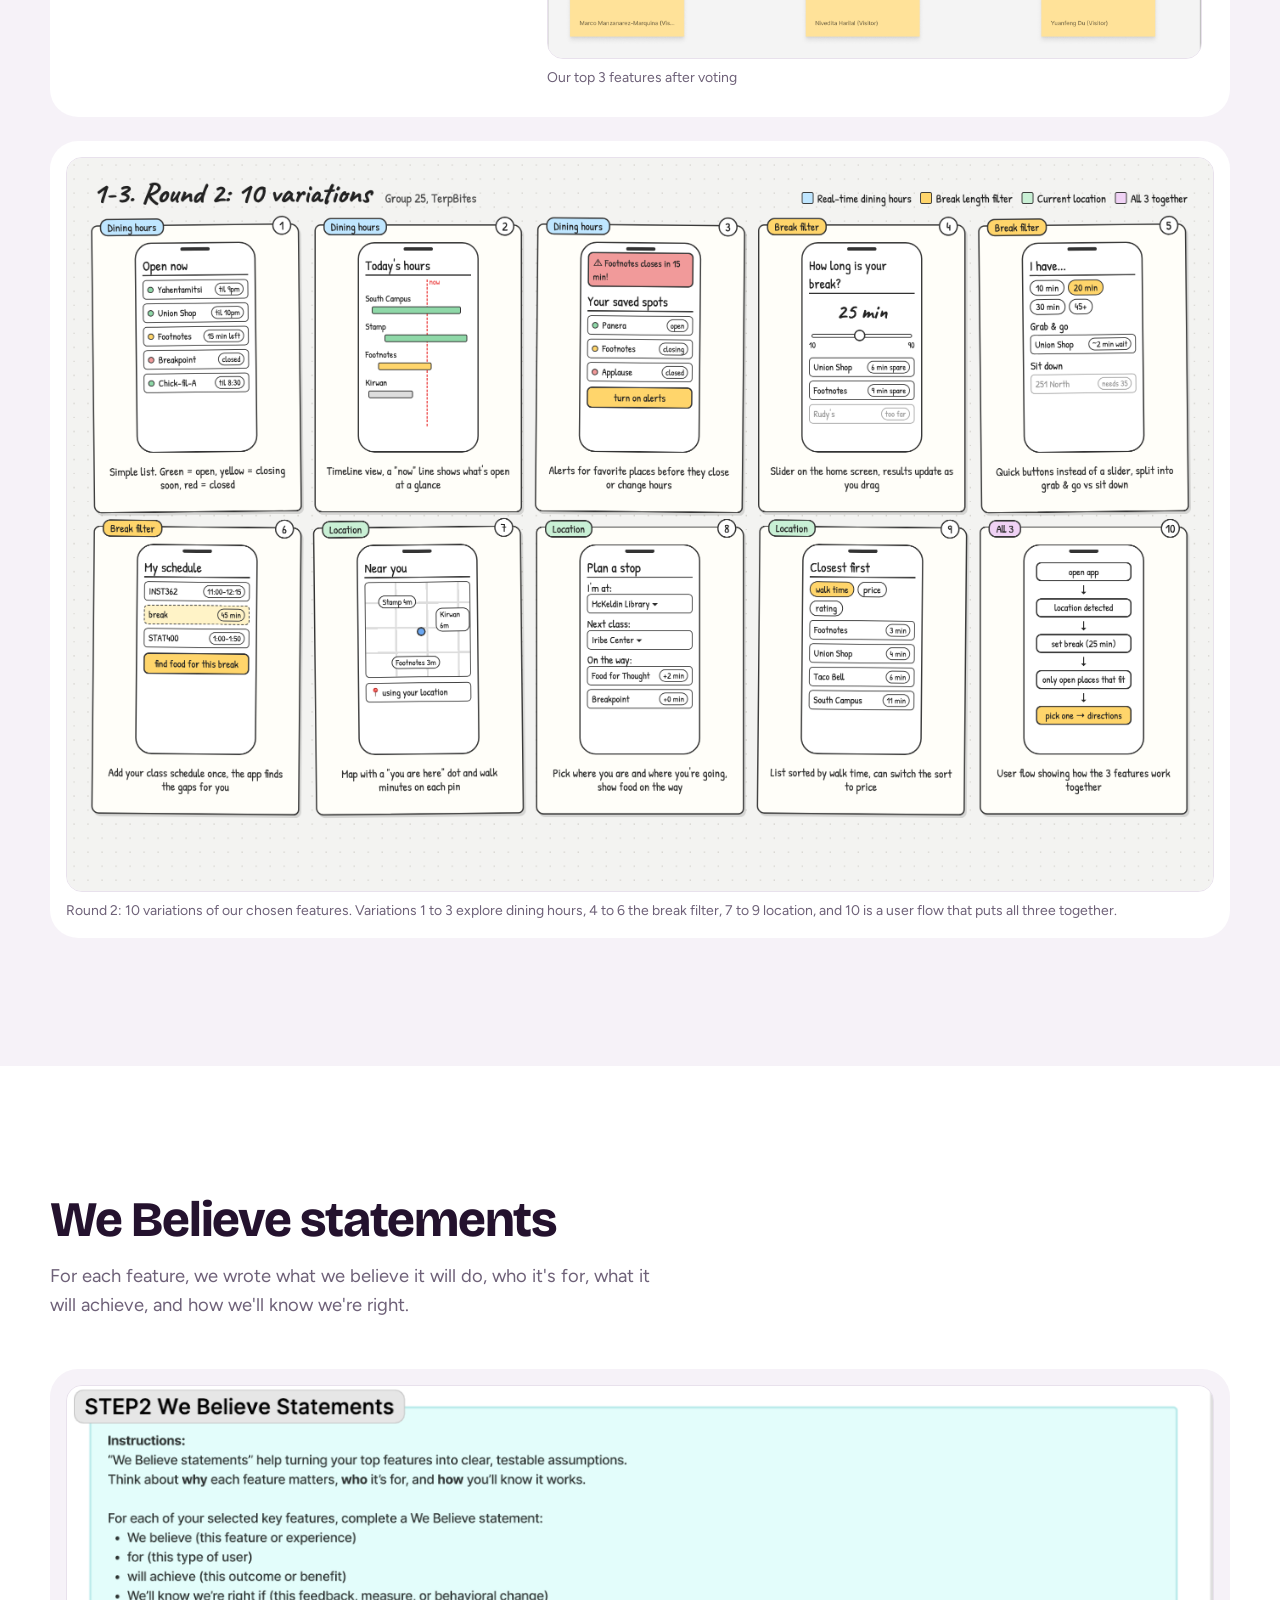
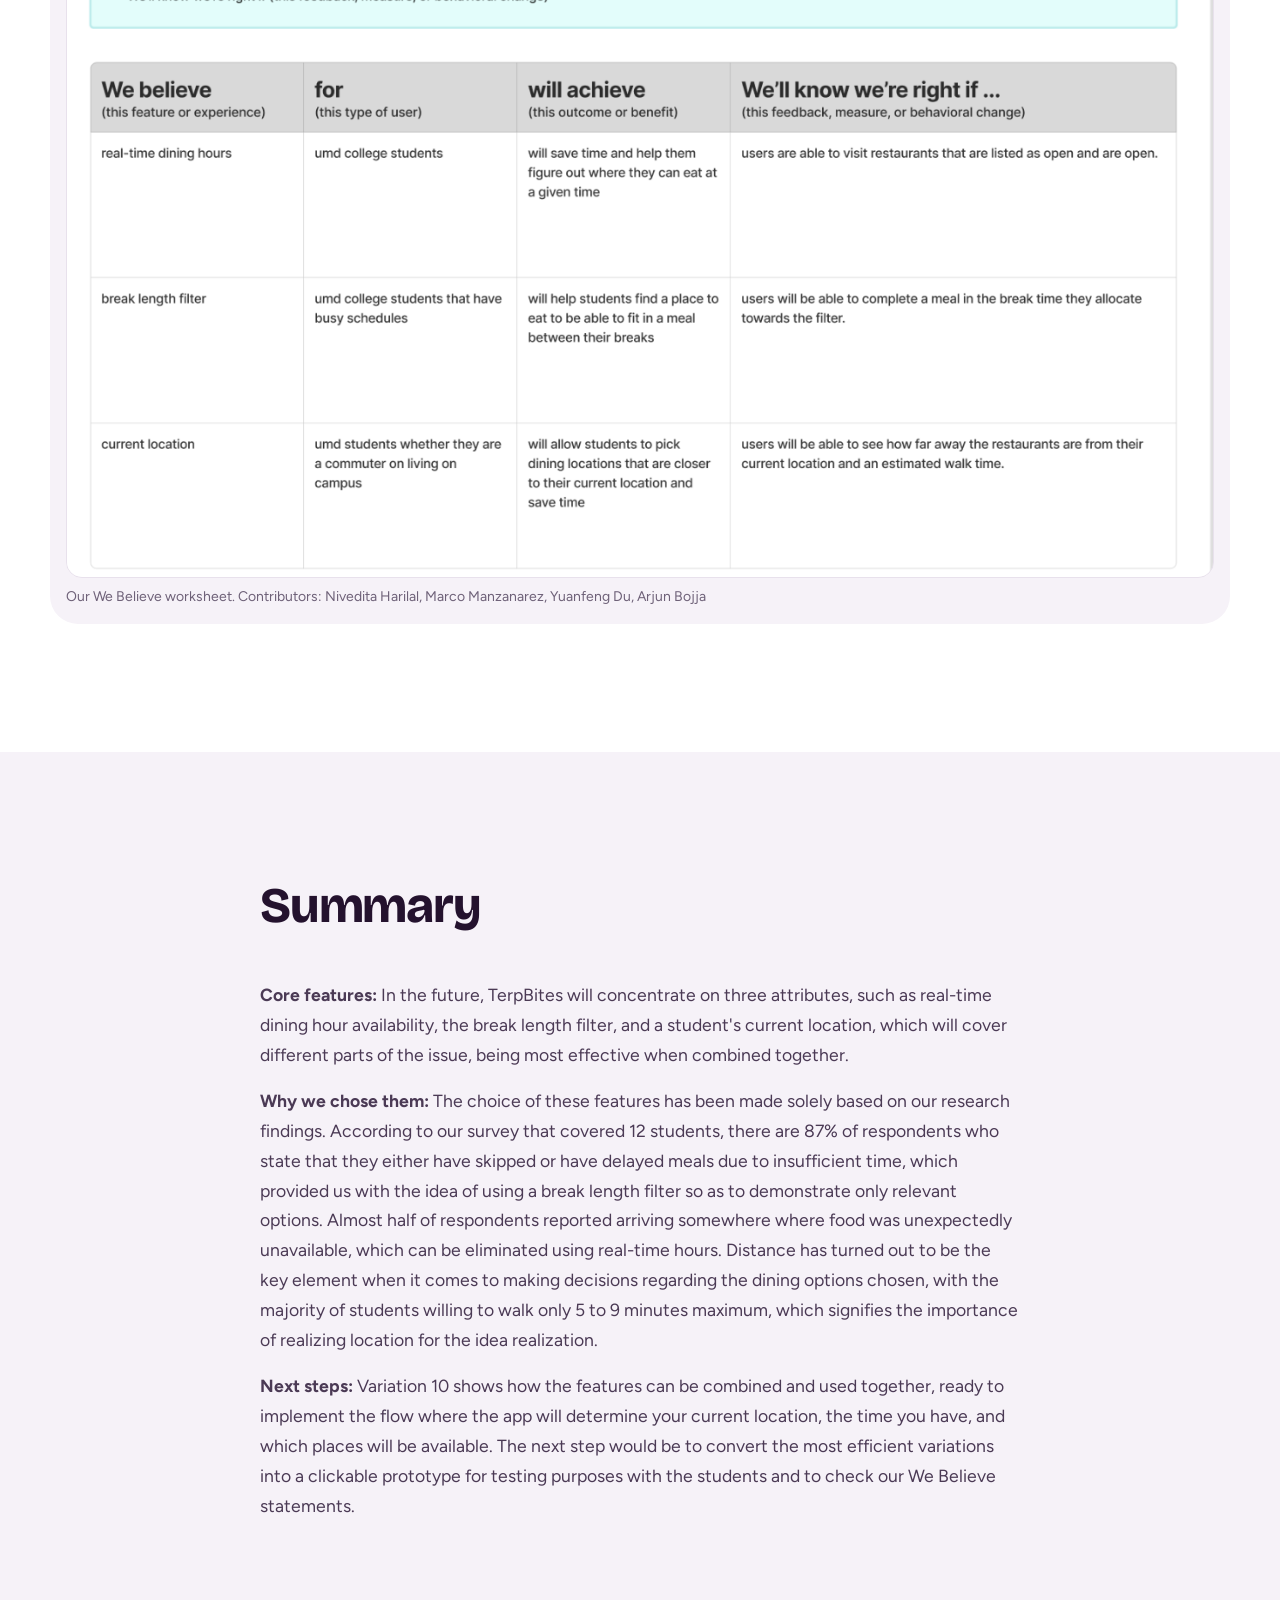
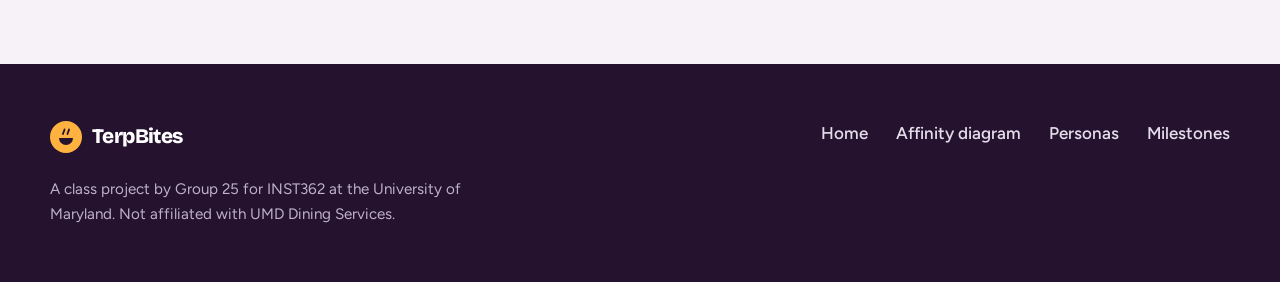
<file: brainstorming.html>
<!DOCTYPE html>
<html lang="en">
<head>
  <meta charset="UTF-8">
  <meta name="viewport" content="width=device-width, initial-scale=1">
  <title>Brainstorming · TerpBites</title>
  <meta name="description" content="Group 25's 10+10 brainstorming and We Believe statements for TerpBites.">
  <link rel="preconnect" href="https://fonts.googleapis.com">
  <link rel="preconnect" href="https://fonts.gstatic.com" crossorigin>
  <link href="https://fonts.googleapis.com/css2?family=Bricolage+Grotesque:opsz,wght@12..96,500..800&family=Figtree:wght@400;500;600;700&display=swap" rel="stylesheet">
  <link rel="stylesheet" href="styles.css">
</head>
<body>
  <a class="skip" href="#main">Skip to content</a>

  <header class="nav">
    <div class="wrap nav-inner">
      <a class="brand" href="index.html" aria-label="TerpBites home">
        <svg class="brand-mark" viewBox="0 0 32 32" aria-hidden="true">
          <circle cx="16" cy="16" r="16" fill="var(--mango)"/>
          <path d="M9 17a7 7 0 0 0 14 0H9Z" fill="var(--ink)"/>
          <path d="M13 13c0-2 1.5-2.5 1.5-4.5M17.5 13c0-2 1.5-2.5 1.5-4.5" stroke="var(--ink)" stroke-width="1.8" fill="none" stroke-linecap="round"/>
        </svg>
        TerpBites
      </a>
      <nav aria-label="Main">
        <ul>
          <li><a href="#ten-plus-ten">10+10</a></li>
          <li><a href="#we-believe">We Believe</a></li>
          <li><a href="#summary">Summary</a></li>
          <li><a href="index.html">Home</a></li>
        </ul>
      </nav>
      <a class="btn btn-small" href="index.html#progress">Project milestones</a>
    </div>
  </header>

  <main id="main">
    <section class="page-hero">
      <div class="wrap">
        <p class="pill">10+10 Brainstorming &amp; We Believe Statements</p>
        <h1>Brainstorming</h1>
        <p class="lede">How we went from our design challenge to 10 feature ideas, picked our top 3, sketched 10 variations of them, and turned them into testable We Believe statements.</p>
      </div>
    </section>

    <!-- Process -->
    <section class="section" id="process">
      <div class="wrap narrow-wrap">
        <div class="section-head">
          <h2>Our process</h2>
        </div>
        <div class="analysis">
          <p>As a group, we accomplished the 10+10 exercise using a FigJam board. To begin with, we captured our design challenge according to our problem statement and combined the outcomes from our survey. Next, we came up with ten potential solutions to the design challenge and focused on describing what each solution would provide as opposed to its appearance.</p>
          <p>Then, we discussed our ideas and had an exercise where we voted for our top 3 solutions by placing stickers, namely: dining hours in real time, break length filter, and the location we are at. After obtaining all votes on the ideas, we sketched several variations of our top 3 solutions, depicting them in terms of both screen layouts and user flow. Finally, we formed We Believe statements for each of our ideas so that we could check them in terms of validity.</p>
        </div>
      </div>
    </section>

    <!-- 10+10 -->
    <section class="section process" id="ten-plus-ten">
      <div class="wrap">
        <div class="section-head">
          <h2>10+10 brainstorming</h2>
          <p>Click any image to see it full size.</p>
        </div>

        <ol class="steps-detail">
          <li>
            <div class="step-text">
              <span class="step-num">1</span>
              <h3>The design challenge</h3>
              <p>Students at UMD want an efficient and dependable means to access cheap food both on and around campus, though they face difficulty due to poor dining hours, an inconvenient campus layout, and no idea of how long it will take to get food. Our survey supports this claim: most learners buy meals between classes, most learners are commuters, and 87% of learners have failed to get meals in time.</p>
            </div>
            <figure class="shot">
              <a href="images/brainstorming/design-challenge.png"><img src="images/brainstorming/design-challenge.png" alt="FigJam panel with our group info, topic, problem statement, and key insights from research" width="622" height="694" loading="lazy"></a>
              <figcaption>Our design challenge and key insights</figcaption>
            </figure>
          </li>
          <li>
            <div class="step-text">
              <span class="step-num">2</span>
              <h3>10 initial ideas</h3>
              <p>We came up with 10 features: location input feature, a dining hours feature which will enable real-time usage, student reviews and ratings, a break filter option, a food location map, a destination input feature, food type and kind of dining feature, a time filter, a date filter, and a menu and price feature.</p>
            </div>
            <figure class="shot">
              <a href="images/brainstorming/ten-ideas.png"><img src="images/brainstorming/ten-ideas.png" alt="Ten sticky notes with our initial feature ideas" width="1310" height="924" loading="lazy"></a>
              <figcaption>Round 1: our 10 initial ideas</figcaption>
            </figure>
          </li>
          <li>
            <div class="step-text">
              <span class="step-num">3</span>
              <h3>Our chosen features</h3>
              <p>After casting our votes, we made our choices for which real-time hours our dining options would be available, how long a break we wanted to take, and where we were. All three questions that a student needs to answer while looking for a meal during a short break are included here.</p>
            </div>
            <figure class="shot">
              <a href="images/brainstorming/chosen-features.png"><img src="images/brainstorming/chosen-features.png" alt="Our top 3 features on sticky notes: real-time dining hours, break length filter, and current location" width="972" height="612" loading="lazy"></a>
              <figcaption>Our top 3 features after voting</figcaption>
            </figure>
          </li>
        </ol>

        <figure class="shot shot-wide">
          <a href="images/brainstorming/ten-variations.png"><img src="images/brainstorming/ten-variations.png" alt="Ten low-fidelity phone sketches showing different versions of real-time dining hours, the break length filter, current location, and a user flow combining all three" width="2700" height="1725" loading="lazy"></a>
          <figcaption>Round 2: 10 variations of our chosen features. Variations 1 to 3 explore dining hours, 4 to 6 the break filter, 7 to 9 location, and 10 is a user flow that puts all three together.</figcaption>
        </figure>
      </div>
    </section>

    <!-- We Believe -->
    <section class="section" id="we-believe">
      <div class="wrap">
        <div class="section-head">
          <h2>We Believe statements</h2>
          <p>For each feature, we wrote what we believe it will do, who it's for, what it will achieve, and how we'll know we're right.</p>
        </div>
        <figure class="shot shot-wide">
          <a href="images/brainstorming/we-believe.png"><img src="images/brainstorming/we-believe.png" alt="We Believe worksheet with statements for real-time dining hours, break length filter, and current location" width="1316" height="908" loading="lazy"></a>
          <figcaption>Our We Believe worksheet. Contributors: Nivedita Harilal, Marco Manzanarez, Yuanfeng Du, Arjun Bojja</figcaption>
        </figure>
      </div>
    </section>

    <!-- Summary -->
    <section class="section process" id="summary">
      <div class="wrap narrow-wrap">
        <div class="section-head">
          <h2>Summary</h2>
        </div>
        <div class="analysis">
          <p><strong>Core features:</strong> In the future, TerpBites will concentrate on three attributes, such as real-time dining hour availability, the break length filter, and a student's current location, which will cover different parts of the issue, being most effective when combined together.</p>
          <p><strong>Why we chose them:</strong> The choice of these features has been made solely based on our research findings. According to our survey that covered 12 students, there are 87% of respondents who state that they either have skipped or have delayed meals due to insufficient time, which provided us with the idea of using a break length filter so as to demonstrate only relevant options. Almost half of respondents reported arriving somewhere where food was unexpectedly unavailable, which can be eliminated using real-time hours. Distance has turned out to be the key element when it comes to making decisions regarding the dining options chosen, with the majority of students willing to walk only 5 to 9 minutes maximum, which signifies the importance of realizing location for the idea realization.</p>
          <p><strong>Next steps:</strong> Variation 10 shows how the features can be combined and used together, ready to implement the flow where the app will determine your current location, the time you have, and which places will be available. The next step would be to convert the most efficient variations into a clickable prototype for testing purposes with the students and to check our We Believe statements.</p>
        </div>
      </div>
    </section>
  </main>

  <footer class="footer">
    <div class="wrap footer-inner">
      <div>
        <a class="brand" href="index.html">
          <svg class="brand-mark" viewBox="0 0 32 32" aria-hidden="true">
            <circle cx="16" cy="16" r="16" fill="var(--mango)"/>
            <path d="M9 17a7 7 0 0 0 14 0H9Z" fill="var(--ink)"/>
            <path d="M13 13c0-2 1.5-2.5 1.5-4.5M17.5 13c0-2 1.5-2.5 1.5-4.5" stroke="var(--ink)" stroke-width="1.8" fill="none" stroke-linecap="round"/>
          </svg>
          TerpBites
        </a>
        <p>A class project by Group 25 for INST362 at the University of Maryland. Not affiliated with UMD Dining Services.</p>
      </div>
      <nav aria-label="Footer">
        <ul>
          <li><a href="index.html">Home</a></li>
          <li><a href="affinity.html">Affinity diagram</a></li>
          <li><a href="index.html#persona">Personas</a></li>
          <li><a href="index.html#progress">Milestones</a></li>
        </ul>
      </nav>
    </div>
  </footer>
</body>
</html>
</file>
<file: styles.css>
:root {
  --ink: #24122e;         /* aubergine */
  --ink-2: #4b3a55;
  --muted: #6e6178;
  --paper: #ffffff;
  --wash: #f6f2f8;        /* pale lilac-gray */
  --line: #e8e1ec;

  --mango: #ffb23f;
  --mango-soft: #ffe3b8;
  --berry: #e8436a;
  --berry-soft: #ffd3de;
  --mint: #7fd8ab;
  --mint-soft: #d4f4e3;
  --lilac: #c9b6f2;

  --map: #efeaf2;
  --map-road: #ffffff;
  --map-green: #cdeedb;
  --map-block: #e2dae8;

  --radius-lg: 28px;
  --radius: 16px;
  --display: "Bricolage Grotesque", system-ui, sans-serif;
  --body: "Figtree", system-ui, sans-serif;
}

* { box-sizing: border-box; }
html { scroll-behavior: smooth; scroll-padding-top: 84px; }
@media (prefers-reduced-motion: reduce) { html { scroll-behavior: auto; } }

body {
  margin: 0;
  background: var(--paper);
  color: var(--ink);
  font-family: var(--body);
  font-size: 1.0625rem;
  line-height: 1.6;
  -webkit-font-smoothing: antialiased;
}

h1, h2, h3 {
  font-family: var(--display);
  line-height: 1.05;
  margin: 0;
  letter-spacing: -0.025em;
}
h2 { font-size: clamp(2rem, 4.2vw, 3.1rem); font-weight: 750; }
h3 { font-size: 1.3rem; font-weight: 700; letter-spacing: -0.01em; }
p { margin: 0 0 1rem; }
a { color: inherit; }

:focus-visible { outline: 3px solid var(--berry); outline-offset: 3px; border-radius: 6px; }

.wrap { width: min(1180px, 100% - 32px); margin-inline: auto; }

.skip {
  position: absolute; left: -999px; top: 8px; z-index: 20;
  background: var(--ink); color: #fff; padding: 8px 14px; border-radius: 8px;
}
.skip:focus { left: 8px; }

/* Buttons */
.btn {
  display: inline-flex; align-items: center; justify-content: center;
  padding: 14px 24px; border-radius: 999px;
  background: var(--ink); color: #fff;
  font-weight: 650; text-decoration: none; font-size: 1rem;
  transition: transform .15s ease, background .15s ease;
}
.btn:hover { background: #3a2147; transform: translateY(-1px); }
.btn-ghost { background: transparent; color: var(--ink); box-shadow: inset 0 0 0 2px var(--ink); }
.btn-ghost:hover { background: var(--ink); color: #fff; }
.btn-small { padding: 9px 18px; font-size: .925rem; }

/* Nav */
.nav {
  position: sticky; top: 0; z-index: 10;
  background: rgba(255,255,255,.82);
  backdrop-filter: saturate(1.4) blur(14px);
  -webkit-backdrop-filter: saturate(1.4) blur(14px);
  border-bottom: 1px solid var(--line);
}
.nav-inner { display: flex; align-items: center; gap: 24px; min-height: 68px; }
.brand {
  display: inline-flex; align-items: center; gap: 10px;
  font-family: var(--display); font-weight: 800; font-size: 1.3rem;
  letter-spacing: -0.03em; text-decoration: none;
}
.brand-mark { width: 32px; height: 32px; }
.nav nav { margin-left: auto; }
.nav ul { display: flex; gap: 28px; list-style: none; margin: 0; padding: 0; }
.nav nav a { text-decoration: none; font-weight: 550; color: var(--ink-2); font-size: .975rem; }
.nav nav a:hover { color: var(--ink); }

/* Hero */
.hero {
  position: relative; overflow: hidden;
  padding: clamp(48px, 7vw, 88px) 0 32px;
  background:
    radial-gradient(600px 400px at 85% 30%, var(--mango-soft), transparent 70%),
    radial-gradient(500px 360px at 70% 90%, var(--berry-soft), transparent 70%),
    var(--wash);
}
.hero-grid { display: grid; grid-template-columns: 1.1fr .9fr; gap: 48px; align-items: center; }
.pill {
  display: inline-flex; align-items: center; gap: 10px;
  background: #fff; border: 1px solid var(--line);
  padding: 6px 14px 6px 10px; border-radius: 999px;
  font-size: .9rem; font-weight: 600; color: var(--ink-2);
  margin-bottom: 28px;
}
.pulse { width: 10px; height: 10px; border-radius: 50%; background: var(--mint); box-shadow: 0 0 0 4px var(--mint-soft); }
.hero h1 {
  font-size: clamp(3rem, 7vw, 5.6rem);
  font-weight: 800;
  line-height: .95;
  letter-spacing: -0.045em;
  margin-bottom: 28px;
  max-width: 11ch;
}
.lede { font-size: clamp(1.1rem, 1.6vw, 1.3rem); color: var(--ink-2); max-width: 40ch; margin-bottom: 36px; }
.hero-actions { display: flex; gap: 12px; flex-wrap: wrap; }
.hero-note { font-size: .85rem; color: var(--muted); margin-top: 40px; margin-bottom: 0; }

/* Phone */
.hero-visual { position: relative; display: flex; justify-content: center; padding: 20px 0; }
.phone {
  width: 320px; padding: 12px;
  background: var(--ink); border-radius: 48px;
  box-shadow: 0 40px 80px -20px rgba(36,18,46,.45), 0 0 0 2px #3a2147 inset;
  transform: rotate(-3deg);
}
.phone-screen {
  background: #fff; border-radius: 38px; overflow: hidden;
  padding: 14px 16px 18px;
  font-size: .9rem;
}
.status { display: flex; justify-content: space-between; align-items: center; font-weight: 700; font-size: .78rem; padding: 0 8px 10px; }
.notch { width: 84px; height: 22px; background: var(--ink); border-radius: 999px; }

.app-head { display: flex; justify-content: space-between; align-items: center; margin-bottom: 12px; }
.app-kicker { font-size: .78rem; color: var(--muted); margin: 0; }
.app-title { font-family: var(--display); font-weight: 750; font-size: 1.2rem; margin: 0; letter-spacing: -0.02em; }
.ring { position: relative; width: 52px; height: 52px; }
.ring svg { width: 100%; height: 100%; transform: rotate(-90deg); }
.ring circle { fill: none; stroke-width: 5; }
.ring-track { stroke: var(--wash); }
.ring-fill {
  stroke: var(--berry); stroke-linecap: round;
  stroke-dasharray: 119.4; stroke-dashoffset: 119.4;
  animation: ring 1.4s .4s cubic-bezier(.2,.8,.2,1) forwards;
}
@keyframes ring { to { stroke-dashoffset: var(--ring-to, 49.7); } }
.ring span {
  position: absolute; inset: 0; display: grid; place-content: center; text-align: center;
  font-weight: 800; font-size: .95rem; line-height: 1;
}
.ring small { display: block; font-size: .6rem; font-weight: 600; color: var(--muted); }

.map { border-radius: 18px; overflow: hidden; height: 128px; margin-bottom: 14px; }
.map svg { display: block; width: 100%; height: 100%; }
.route { stroke-dasharray: 2 8; animation: march 1.2s linear infinite; }
@keyframes march { to { stroke-dashoffset: -20; } }
.pin { transform-origin: 180px 20px; animation: pop .5s 1.2s cubic-bezier(.3,1.6,.5,1) both; }
@keyframes pop { from { transform: scale(0); } to { transform: scale(1); } }

.app-section { font-weight: 700; font-size: .8rem; color: var(--muted); margin: 0 0 6px; }
.spots { list-style: none; margin: 0; padding: 0; }
.spots li {
  display: grid; grid-template-columns: 38px 1fr auto; gap: 10px; align-items: center;
  padding: 8px 0; border-top: 1px solid var(--line);
}
.spot-icon { width: 38px; height: 38px; border-radius: 12px; display: grid; place-items: center; background: var(--c); font-size: 1.1rem; }
.spot-name { font-weight: 700; line-height: 1.25; font-size: .88rem; }
.spot-name small { display: block; font-weight: 500; color: var(--muted); font-size: .76rem; }
.spot-time { font-weight: 750; font-size: .85rem; background: var(--wash); padding: 3px 9px; border-radius: 999px; }
.spot-warn .spot-name small { color: #b4284b; }

.float {
  position: absolute; background: #fff; border-radius: 14px;
  padding: 10px 14px; font-size: .88rem; font-weight: 600;
  box-shadow: 0 14px 30px -10px rgba(36,18,46,.3);
  display: flex; align-items: center; gap: 8px; white-space: nowrap;
}
.float-a { top: 36%; left: 0; transform: rotate(-4deg); }
.float-b { bottom: 0; right: 4%; transform: rotate(3deg); background: var(--mango); }
.float-dot { width: 9px; height: 9px; border-radius: 50%; background: #25a06a; }

@media (prefers-reduced-motion: reduce) {
  .route, .pin, .ring-fill { animation: none; }
  .ring-fill { stroke-dashoffset: var(--ring-to, 49.7); }
}

/* Sections */
.section { padding: clamp(72px, 10vw, 128px) 0; }
.section-head { max-width: 620px; margin-bottom: 48px; }
.section-head h2 { margin-bottom: 16px; }
.section-head p { color: var(--muted); font-size: 1.15rem; margin: 0; }

/* Problem */
.problem-grid { display: grid; grid-template-columns: 1fr 1fr; gap: clamp(40px, 7vw, 96px); align-items: start; }
.problem-copy h2 { margin-bottom: 28px; }
.problem-copy p { color: var(--ink-2); font-size: 1.12rem; max-width: 56ch; }

.scramble { background: var(--wash); border-radius: var(--radius-lg); padding: 32px; }
.scramble-title { font-family: var(--display); font-weight: 700; font-size: 1.15rem; margin-bottom: 20px; }
.scramble ol { list-style: none; margin: 0; padding: 0; }
.scramble li {
  display: grid; grid-template-columns: 64px 1fr; gap: 16px;
  position: relative; padding-bottom: 22px;
}
.scramble li:last-child { padding-bottom: 0; }
.scramble li::before {
  content: ""; position: absolute; left: 70px; top: 8px;
  width: 11px; height: 11px; border-radius: 50%;
  background: #fff; border: 2px solid var(--ink-2);
}
.scramble li:not(:last-child)::after {
  content: ""; position: absolute; left: 75px; top: 22px; bottom: 2px;
  width: 1px; background: #cfc3d6;
}
.scramble time { font-weight: 700; font-variant-numeric: tabular-nums; color: var(--muted); font-size: .95rem; padding-top: 1px; }
.scramble li div { padding-left: 22px; color: var(--ink-2); }
.scramble li strong { color: var(--ink); display: block; }
.scramble li.bad::before { background: var(--berry); border-color: var(--berry); }
.scramble li.bad strong { color: #b4284b; }

/* Demo */
.how { background: var(--ink); color: #fff; }
.how .section-head p { color: #cbbfd3; }
.demo {
  display: grid; grid-template-columns: 340px 1fr; gap: 24px;
  background: #fff; color: var(--ink);
  border-radius: var(--radius-lg); padding: 12px;
}
.demo-controls { background: var(--wash); border-radius: 20px; padding: 28px; }
.demo-controls > label { display: block; font-weight: 650; color: var(--ink-2); }
.demo-controls output {
  display: block; font-family: var(--display); font-weight: 800;
  font-size: 3.5rem; letter-spacing: -0.04em; line-height: 1.1; margin: 4px 0 12px;
}
input[type="range"] { width: 100%; accent-color: var(--berry); height: 28px; cursor: pointer; }
.range-scale { display: flex; justify-content: space-between; font-size: .8rem; color: var(--muted); margin-bottom: 28px; }
.toggle { border: 0; padding: 0; margin: 0 0 28px; }
.toggle legend { font-weight: 650; color: var(--ink-2); margin-bottom: 10px; padding: 0; }
.toggle label {
  display: inline-flex; align-items: center; gap: 8px; cursor: pointer;
  background: #fff; border: 1px solid var(--line); border-radius: 999px;
  padding: 8px 16px; margin-right: 6px; font-weight: 600; font-size: .95rem;
}
.toggle label:has(input:checked) { background: var(--ink); color: #fff; border-color: var(--ink); }
.toggle input { accent-color: var(--berry); margin: 0; }
.demo-summary { font-size: 1rem; color: var(--ink-2); margin: 0; }
.demo-summary strong { color: var(--ink); }

.demo-list { list-style: none; margin: 0; padding: 12px 16px; align-self: start; }
.demo-list li {
  display: grid; grid-template-columns: 44px 1fr auto; gap: 16px; align-items: center;
  padding: 14px 4px; border-bottom: 1px solid var(--line);
  transition: opacity .2s ease;
}
.demo-list li:last-child { border-bottom: 0; }
.demo-list .d-icon { width: 44px; height: 44px; border-radius: 14px; display: grid; place-items: center; font-size: 1.25rem; background: var(--wash); }
.demo-list .d-name { font-weight: 700; line-height: 1.3; }
.demo-list .d-meta { display: block; font-weight: 500; color: var(--muted); font-size: .9rem; }
.demo-list .d-badge {
  font-size: .85rem; font-weight: 700; padding: 5px 12px; border-radius: 999px; white-space: nowrap;
  background: var(--mint-soft); color: #145c3a;
}
.demo-list li.out { opacity: .45; }
.demo-list li.out .d-badge { background: var(--wash); color: var(--muted); }
.demo-note { font-size: .85rem; color: #a998b3; margin: 20px 0 0; }

/* Finder form */
.demo { grid-template-columns: 360px 1fr; }
.field { margin-bottom: 18px; }
.field > label, .toggle legend { display: block; font-weight: 650; color: var(--ink-2); margin-bottom: 6px; font-size: .95rem; }
.field-row { display: grid; grid-template-columns: 1fr 1fr; gap: 12px; }
.demo select, .demo input[type="time"], .menu-filters select {
  width: 100%; font: inherit; font-size: .95rem; color: var(--ink);
  background: #fff; border: 1px solid var(--line); border-radius: 12px;
  padding: 10px 12px; min-height: 44px;
}
.demo select:focus-visible, .demo input[type="time"]:focus-visible, .menu-filters select:focus-visible { outline: 3px solid var(--berry); outline-offset: 1px; }
.demo-controls .field output { margin-top: 0; }
.toggle label { margin: 0 6px 8px 0; }
.demo-results { padding: 8px 12px 16px; }
.demo-list { padding: 0; }
.demo-list li { align-items: start; }
.demo-list .d-badge { margin-top: 2px; }
.d-trip { display: block; font-size: .85rem; color: var(--ink-2); font-weight: 500; margin-top: 4px; }
.show-more, .station-more {
  font: inherit; font-weight: 650; font-size: .95rem; cursor: pointer;
  background: var(--wash); color: var(--ink); border: 0; border-radius: 999px;
  padding: 10px 18px; margin: 12px 4px 0;
}
.show-more:hover, .station-more:hover { background: var(--line); }

/* Menus */
.menus { background: var(--paper); }
.menu-bar { display: flex; flex-wrap: wrap; justify-content: space-between; align-items: center; gap: 16px; margin-bottom: 20px; }
.menu-filters { display: flex; gap: 12px; align-items: center; flex-wrap: wrap; }
.menu-filters select { width: auto; }
.seg { display: inline-flex; background: var(--wash); border-radius: 999px; padding: 5px; gap: 2px; flex-wrap: wrap; }
.seg button {
  font: inherit; font-weight: 650; font-size: 1rem; cursor: pointer;
  border: 0; background: transparent; color: var(--ink-2);
  padding: 10px 20px; border-radius: 999px;
}
.seg button[aria-selected="true"] { background: var(--ink); color: #fff; }
.seg-small button { font-size: .925rem; padding: 8px 16px; }
.menu-meta { display: flex; flex-wrap: wrap; align-items: center; gap: 6px 0; color: var(--ink-2); margin-bottom: 16px; }
.menu-meta .sep { width: 4px; height: 4px; border-radius: 50%; background: #c3b6cb; margin: 0 12px; }
.menu-meta .live { color: #1d7a50; font-weight: 700; }
.diet-filter { display: flex; flex-wrap: wrap; align-items: center; gap: 8px; margin-bottom: 28px; }
.diet-filter > span { font-weight: 650; color: var(--ink-2); margin-right: 4px; }
.diet-filter label {
  display: inline-flex; align-items: center; gap: 8px; cursor: pointer;
  border: 1px solid var(--line); border-radius: 999px; padding: 7px 14px; font-weight: 600; font-size: .925rem;
}
.diet-filter label:has(input:checked) { background: var(--mint-soft); border-color: var(--mint); }
.diet-filter input { accent-color: #1d7a50; margin: 0; }

.stations { display: grid; grid-template-columns: repeat(auto-fill, minmax(260px, 1fr)); gap: 16px; align-items: start; }
.station { background: var(--wash); border-radius: 20px; overflow: hidden; }
/* Station fold / expand */

.station-toggle {
  width: 100%;
  border: 0;
  background: transparent;

  display: grid;
  grid-template-columns: auto 1fr auto;
  align-items: center;

  gap: 10px;

  padding: 20px 22px;

  cursor: pointer;

  color: var(--ink);
  text-align: left;
}

.station-toggle:hover {
  background: rgba(36, 18, 46, 0.04);
}

.station-name {
  font-family: var(--display);
  font-size: 1.1rem;
  font-weight: 700;
}

.station-count {
  font-family: var(--body);
  font-size: .85rem;
  font-weight: 600;
  color: var(--muted);
}

.station-arrow {
  font-size: .8rem;
  transition: transform .2s ease;
}

/* 展开以后箭头朝下 */

.station-open .station-arrow {
  transform: rotate(90deg);
}

.station-body {
  padding: 0 22px 18px;
}
.station h3 { font-size: 1.1rem; display: flex; justify-content: space-between; align-items: baseline; gap: 12px; margin-bottom: 12px; }
.station h3 span { font-family: var(--body); font-size: .85rem; font-weight: 600; color: var(--muted); letter-spacing: 0; }
.station ul { list-style: none; margin: 0; padding: 0; }
.station li { padding: 7px 0; border-top: 1px solid var(--line); font-size: .95rem; line-height: 1.35; }
.station li:first-child { border-top: 0; }
.station-more { margin: 10px 0 0; padding: 7px 14px; font-size: .875rem; background: #fff; }
.diet { display: inline-block; font-size: .7rem; font-weight: 700; padding: 1px 7px; border-radius: 999px; margin-left: 6px; vertical-align: 1px; }
.diet-vegan { background: var(--mint); color: #0f4a2e; }
.diet-veg { background: var(--mint-soft); color: #145c3a; }
.diet-halal { background: var(--lilac); color: #3b2566; }
.empty { color: var(--muted); background: var(--wash); border-radius: 20px; padding: 28px; }
.menu-source { color: var(--muted); }
.menu-source a { color: var(--ink); font-weight: 600; }

.scramble-note { font-size: .85rem; color: var(--muted); margin: 20px 0 0; }
.steps li { display: flex; flex-direction: column; }
.steps p { flex: 1; }
.footer-sources a { color: #fff; }

/* Domain */
.domain { padding: clamp(56px, 8vw, 88px) 0; border-bottom: 1px solid var(--line); }
.domain-inner { display: grid; grid-template-columns: 280px 1fr; gap: 40px; align-items: center; }
.domain h2 { font-size: clamp(1.75rem, 3vw, 2.25rem); }
.domain-list { list-style: none; margin: 0; padding: 0; display: grid; grid-template-columns: repeat(4, 1fr); gap: 24px; }
.domain-list li { font-weight: 650; line-height: 1.35; }
.domain-list svg {
  display: block; width: 44px; height: 44px; padding: 10px; margin-bottom: 12px;
  border-radius: 12px; background: var(--wash);
  fill: none; stroke: var(--ink); stroke-width: 1.8; stroke-linecap: round; stroke-linejoin: round;
}

/* Audience */
.audience-grid { display: grid; grid-template-columns: 1fr 1fr 1.2fr; gap: 20px; }
.aud { position: relative; border-radius: var(--radius-lg); padding: 32px; min-height: 300px; display: flex; flex-direction: column; }
.aud-oncampus { background: var(--mango-soft); }
.aud-commuter { background: var(--mint-soft); }
.aud-business { background: var(--ink); color: #fff; }
.aud-art {
  width: 64px; height: 64px; border-radius: 20px; background: rgba(255,255,255,.7);
  display: grid; place-items: center; font-size: 2rem; margin-bottom: auto;
}
.aud-business .aud-art { background: rgba(255,255,255,.12); }
.aud h3 { margin: 40px 0 10px; font-size: 1.5rem; }
.aud p { margin: 0; color: var(--ink-2); }
.aud-business p { color: #e4dbea; }
.tag {
  position: absolute; top: 32px; right: 32px;
  background: var(--mango); color: var(--ink);
  font-size: .8rem; font-weight: 700; padding: 5px 12px; border-radius: 999px;
}

/* Persona */
.persona { border-top: 1px solid var(--line); }
.aud-link { display: inline-block; margin-top: 16px; font-weight: 700; color: var(--ink); text-underline-offset: 3px; }
.persona-tabs { margin-bottom: 24px; }
.persona-grid[hidden] { display: none; }
.persona-grid { display: grid; grid-template-columns: 300px 1fr; gap: 24px; align-items: start; }
.persona-profile { position: sticky; top: 100px; }
.persona-profile img {
  display: block; width: 100%; height: auto; aspect-ratio: 1; object-fit: cover; object-position: 45% 40%;
  border-radius: var(--radius-lg); background: var(--wash);
}
.persona-id { padding: 20px 4px 0; }
.persona-id h3 { font-size: 1.9rem; letter-spacing: -0.03em; margin-bottom: 8px; }
.persona-id p {
  display: inline-block; margin: 0; background: var(--mint-soft); color: #145c3a;
  font-weight: 700; font-size: .9rem; padding: 4px 12px; border-radius: 999px;
}
.persona-boxes { display: grid; grid-template-columns: 1fr 1fr; gap: 16px; }
.persona-box { --dot: var(--ink-2); background: var(--wash); border-radius: 20px; padding: 28px; border-top: 4px solid transparent; }
.persona-pain { --dot: var(--berry); border-top-color: var(--berry); }
.persona-goal { --dot: #25a06a; border-top-color: var(--mint); }
.persona-box h3 { font-size: 1.35rem; margin-bottom: 4px; }
.persona-sub { color: var(--muted); font-size: .95rem; margin-bottom: 16px; }
.persona-box ul { list-style: none; margin: 0; padding: 0; }
.persona-box li { position: relative; padding: 0 0 10px 20px; color: var(--ink-2); line-height: 1.45; }
.persona-box li:last-child { padding-bottom: 0; }
.persona-box li::before {
  content: ""; position: absolute; left: 2px; top: .55em;
  width: 7px; height: 7px; border-radius: 50%; background: var(--dot);
}

/* Constraints */
.constraints { background: var(--wash); }
.constraints-grid { display: grid; grid-template-columns: .8fr 1.2fr; gap: 56px; align-items: start; }
.constraints .section-head { margin-bottom: 0; position: sticky; top: 120px; }
.limits { margin: 0; display: grid; grid-template-columns: 1fr 1fr; gap: 16px; }
.limits > div { background: #fff; border-radius: 20px; padding: 28px; }
.limits dt { font-family: var(--display); font-weight: 700; font-size: 1.3rem; letter-spacing: -0.01em; margin-bottom: 8px; }
.limit-icon { display: block; font-size: 1.6rem; margin-bottom: 18px; }
.limits dd { margin: 0; color: var(--muted); }

/* Team */
.team-grid { list-style: none; margin: 0; padding: 0; display: grid; grid-template-columns: repeat(6, 1fr); gap: 24px; }
.team-grid li { display: flex; flex-direction: column; align-items: center; gap: 14px; }
.avatar {
  width: 100%; aspect-ratio: 1; border-radius: 50%;
  background: var(--a); display: grid; place-items: center;
  font-family: var(--display); font-weight: 800; font-size: clamp(1.5rem, 2.4vw, 2.1rem);
  letter-spacing: -0.03em; color: var(--ink);
}
.member { font-weight: 650; line-height: 1.3; text-align: center; width: 100%; }

/* Progress */
.progress { background: var(--wash); }
.steps { list-style: none; margin: 0; padding: 0; display: grid; grid-template-columns: repeat(5, 1fr); gap: 12px; counter-reset: s; }
.steps li {
  counter-increment: s;
  background: #fff; border-radius: 20px; padding: 24px 22px 26px;
  border: 1px solid var(--line);
}
.steps li::before {
  content: counter(s);
  display: grid; place-items: center; width: 34px; height: 34px; border-radius: 50%;
  background: var(--wash); font-weight: 800; margin-bottom: 36px;
}
.steps li.done::before { content: "✓"; background: var(--mint); }
.steps li.current { border: 2px solid var(--ink); }
.steps li.current::before { background: var(--mango); }
.step-state { display: block; font-size: .8rem; font-weight: 700; color: var(--muted); margin-bottom: 6px; }
.steps li.done .step-state { color: #1d7a50; }
.steps h3 { font-size: 1.15rem; margin-bottom: 6px; }
.steps p { margin: 0; color: var(--muted); font-size: .95rem; line-height: 1.5; }

/* Footer */
.footer { background: var(--ink); color: #fff; padding: 56px 0; }
.footer-inner { display: flex; justify-content: space-between; gap: 40px; flex-wrap: wrap; }
.footer p { color: #bfb2c8; max-width: 44ch; margin: 16px 0 0; font-size: .95rem; }
.footer ul { list-style: none; margin: 0; padding: 0; display: flex; flex-wrap: wrap; gap: 12px 28px; }
.footer nav a { text-decoration: none; color: #e5dcea; font-weight: 550; }
.footer nav a:hover { color: var(--mango); }

/* Affinity page */
.page-hero {
  padding: clamp(48px, 7vw, 88px) 0 clamp(40px, 6vw, 64px);
  background:
    radial-gradient(600px 400px at 90% 20%, var(--mango-soft), transparent 70%),
    var(--wash);
}
.page-hero h1 { font-size: clamp(2.75rem, 6vw, 4.5rem); font-weight: 800; letter-spacing: -0.045em; line-height: .95; margin-bottom: 20px; }
.page-hero .lede { max-width: 56ch; margin-bottom: 0; }
.context-grid { display: grid; grid-template-columns: .7fr 1.3fr; gap: 48px; }
.label-h { font-size: 1.1rem; color: var(--muted); font-family: var(--body); font-weight: 700; letter-spacing: 0; margin-bottom: 10px; }
.statement { font-size: clamp(1.15rem, 1.8vw, 1.35rem); line-height: 1.5; margin-bottom: 40px; max-width: 60ch; }
.rq-list { list-style: none; margin: 0; padding: 0; display: grid; gap: 10px; }
.rq-list li { display: grid; grid-template-columns: 56px 1fr; gap: 16px; align-items: baseline; background: var(--wash); border-radius: 16px; padding: 16px 20px; font-weight: 550; }
.rq-list span { font-family: var(--display); font-weight: 800; color: var(--berry); }
.process { background: var(--wash); }
.steps-detail { list-style: none; margin: 0; padding: 0; display: grid; gap: 24px; }
.steps-detail > li { display: grid; grid-template-columns: .8fr 1.2fr; gap: 32px; align-items: center; background: #fff; border-radius: var(--radius-lg); padding: 28px; }
.step-num { display: grid; place-items: center; width: 40px; height: 40px; border-radius: 50%; background: var(--mango); font-weight: 800; margin-bottom: 16px; }
.step-text h3 { font-size: 1.5rem; margin-bottom: 10px; }
.step-text p { color: var(--ink-2); margin: 0; }
.shot { margin: 0; }
.shot img { display: block; width: 100%; height: auto; border-radius: 16px; border: 1px solid var(--line); background: var(--wash); }
.shot figcaption { font-size: .875rem; color: var(--muted); margin-top: 8px; }
.shot.missing img { display: none; }
.shot.missing::before {
  content: "Screenshot coming soon"; display: grid; place-items: center;
  aspect-ratio: 16 / 9; border-radius: 16px; border: 2px dashed #cfc3d6; color: var(--muted); font-weight: 600;
}
.narrow-wrap { max-width: 760px; }
.contributors { margin: 18px 0 0; color: var(--ink-2); max-width: 70ch; }
.shot-wide { margin-top: 24px; background: #fff; border-radius: var(--radius-lg); padding: 16px; }
#we-believe .shot-wide { background: var(--wash); }
.shot a { display: block; }
.data-h { margin-top: 40px; }
.data-note { color: var(--ink-2); max-width: 62ch; }
.analysis p { font-size: 1.1rem; color: var(--ink-2); line-height: 1.7; }

/* Responsive */
@media (max-width: 1024px) {
  .steps { grid-template-columns: repeat(3, 1fr); }
  .team-grid { grid-template-columns: repeat(3, 1fr); }
  .team-grid .avatar { width: 96px; }
  .domain-inner { grid-template-columns: 1fr; }
}
@media (max-width: 900px) {
  .nav nav { display: none; }
  .nav .btn-small { margin-left: auto; }
  .hero-grid, .problem-grid, .constraints-grid { grid-template-columns: 1fr; }
  .hero-visual { padding: 32px 0 0; }
  .constraints .section-head { position: static; }
  .demo { grid-template-columns: 1fr; }
  .context-grid, .steps-detail > li { grid-template-columns: 1fr; }
  .persona-grid { grid-template-columns: 1fr; }
  .persona-profile { position: static; display: grid; grid-template-columns: 160px 1fr; gap: 20px; align-items: center; }
  .persona-id { padding: 0; }
  .menu-bar { flex-direction: column; align-items: flex-start; }
  .audience-grid { grid-template-columns: 1fr; }
  .aud { min-height: 0; }
  .domain-list { grid-template-columns: repeat(2, 1fr); }
}
@media (max-width: 560px) {
  .phone { width: 290px; transform: none; }
  .float-a { left: -4px; }
  .float-b { right: -4px; bottom: -8px; }
  .limits { grid-template-columns: 1fr; }
  .persona-boxes { grid-template-columns: 1fr; }
  .persona-box { padding: 22px; }
  .persona-profile { grid-template-columns: 112px 1fr; }
  .steps { grid-template-columns: 1fr; }
  .steps li::before { margin-bottom: 16px; }
  .team-grid { grid-template-columns: repeat(2, 1fr); }
  .scramble { padding: 24px; }
  .scramble li { grid-template-columns: 52px 1fr; gap: 10px; }
  .scramble li::before { left: 56px; }
  .scramble li:not(:last-child)::after { left: 61px; }
  .demo-controls { padding: 22px; }
  .persona-tabs { display: grid; grid-template-columns: 1fr 1fr; width: 100%; }
  .persona-tabs button { padding: 10px 6px; font-size: .9rem; }
  #hall-tabs { display: grid; grid-template-columns: repeat(3, 1fr); width: 100%; }
  #hall-tabs button { padding: 10px 6px; font-size: .9rem; }
  .demo-list { padding: 4px 8px; }
  .demo-list li { grid-template-columns: 40px 1fr; }
  .demo-list .d-badge { grid-column: 2; justify-self: start; }
}
</file>
